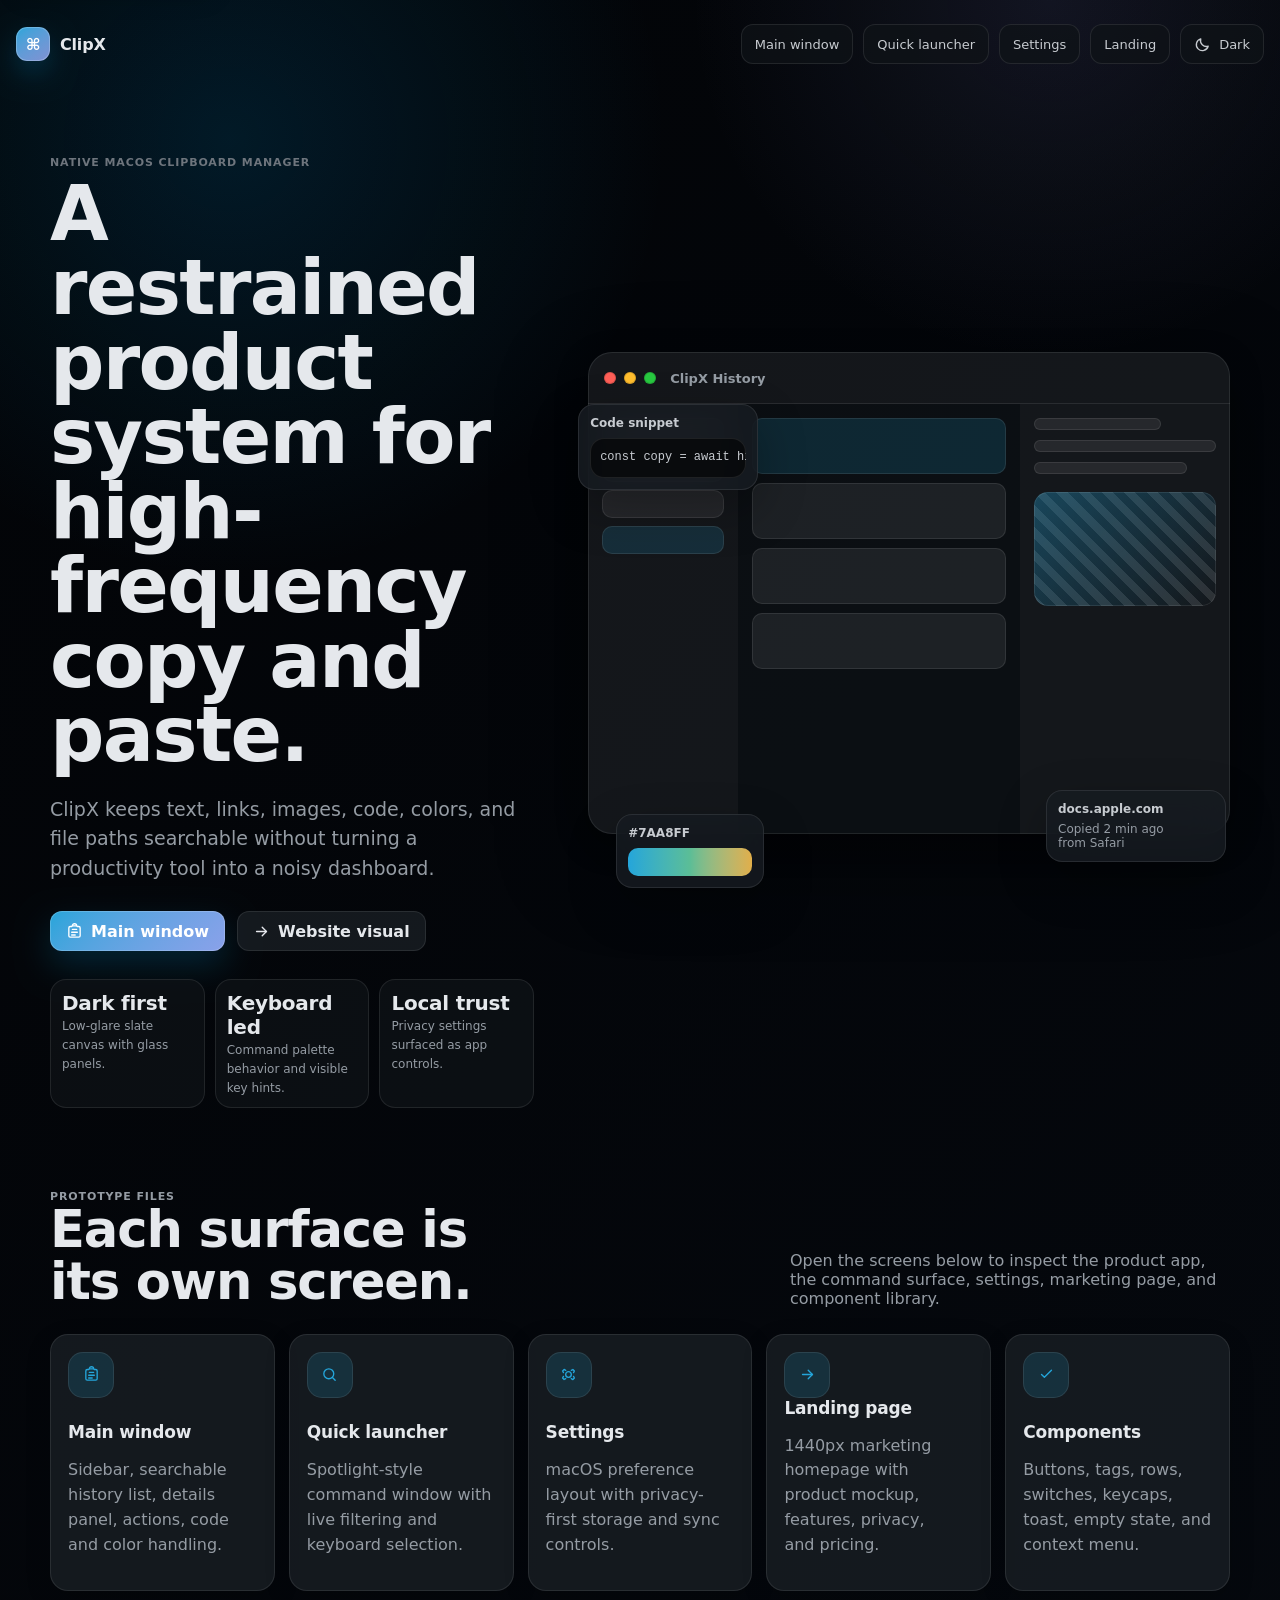
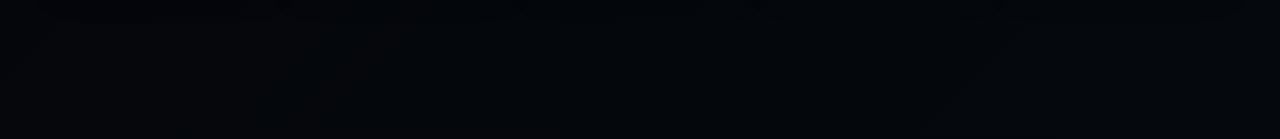
<file: 参考/macOS-剪切板管理软件设计/index.html>
<!doctype html>
<html lang="en" data-theme="dark">
<head>
  <meta charset="utf-8">
  <meta name="viewport" content="width=device-width, initial-scale=1">
  <title>ClipX prototype overview</title>
  <link rel="stylesheet" href="css/clipx.css">
</head>
<body>
  <a class="skip-link" href="#main-content">Skip to main content</a>
  <div class="page">
    <header class="shell-topbar">
      <a class="brand" href="index.html" aria-label="ClipX home">
        <span class="mark">⌘</span>
        <span>ClipX</span>
      </a>
      <nav class="nav-actions" aria-label="Prototype navigation">
        <a class="nav-link" href="app-main.html">Main window</a>
        <a class="nav-link" href="quick-launcher.html">Quick launcher</a>
        <a class="nav-link" href="settings.html">Settings</a>
        <a class="nav-link" href="landing.html">Landing</a>
        <button class="theme-toggle" type="button" data-theme-toggle aria-label="Switch theme">
          <span data-theme-icon data-icon="moon"></span>
          <span data-theme-label>Dark</span>
        </button>
      </nav>
    </header>

    <main id="main-content">
      <section class="hero" style="min-height: 560px; padding-top: 64px;">
        <div>
          <p class="section-kicker" style="padding:0;">Native macOS clipboard manager</p>
          <h1 class="hero-title">A restrained product system for high-frequency copy and paste.</h1>
          <p class="hero-copy">
            ClipX keeps text, links, images, code, colors, and file paths searchable without turning a productivity tool into a noisy dashboard.
          </p>
          <div class="hero-actions">
            <a class="btn primary" href="app-main.html"><span data-icon="clipboard"></span>Main window</a>
            <a class="btn secondary" href="landing.html"><span data-icon="arrow"></span>Website visual</a>
          </div>
          <div class="hero-points">
            <div class="hero-point">
              <strong>Dark first</strong>
              <span>Low-glare slate canvas with glass panels.</span>
            </div>
            <div class="hero-point">
              <strong>Keyboard led</strong>
              <span>Command palette behavior and visible key hints.</span>
            </div>
            <div class="hero-point">
              <strong>Local trust</strong>
              <span>Privacy settings surfaced as app controls.</span>
            </div>
          </div>
        </div>

        <div class="hero-mockup" aria-label="ClipX product preview">
          <div class="product-mockup">
            <div class="mac-titlebar">
              <span class="traffic"><i></i><i></i><i></i></span>
              <span class="window-title">ClipX History</span>
            </div>
            <div class="mockup-body">
              <div class="mock-side">
                <div class="mock-pill"></div>
                <div class="mock-pill"></div>
                <div class="mock-pill"></div>
                <div class="mock-pill" style="background: var(--accent-soft);"></div>
              </div>
              <div class="mock-list">
                <div class="mock-row active"></div>
                <div class="mock-row"></div>
                <div class="mock-row"></div>
                <div class="mock-row"></div>
              </div>
              <div class="mock-detail">
                <div class="mock-line" style="width:70%;"></div>
                <div class="mock-line"></div>
                <div class="mock-line" style="width:84%;"></div>
                <div class="image-thumb" style="margin-top:18px;"></div>
              </div>
            </div>
          </div>
          <div class="floating-card code">
            <strong>Code snippet</strong>
            <pre class="code-block" style="margin-top:8px; padding:10px;">const copy = await history.latest()</pre>
          </div>
          <div class="floating-card color">
            <strong>#7AA8FF</strong>
            <div class="color-strip"></div>
          </div>
          <div class="floating-card link">
            <strong>docs.apple.com</strong>
            <p class="muted" style="margin:6px 0 0;">Copied 2 min ago from Safari</p>
          </div>
        </div>
      </section>

      <section class="section-band" style="padding-top: 18px;">
        <div class="section-head">
          <div>
            <p class="section-kicker" style="padding:0;">Prototype files</p>
            <h2>Each surface is its own screen.</h2>
          </div>
          <p>Open the screens below to inspect the product app, the command surface, settings, marketing page, and component library.</p>
        </div>
        <div class="screen-grid">
          <a class="screen-card" href="app-main.html">
            <span class="card-icon"><span data-icon="clipboard"></span></span>
            <div>
              <h3>Main window</h3>
              <p>Sidebar, searchable history list, details panel, actions, code and color handling.</p>
            </div>
          </a>
          <a class="screen-card" href="quick-launcher.html">
            <span class="card-icon"><span data-icon="search"></span></span>
            <div>
              <h3>Quick launcher</h3>
              <p>Spotlight-style command window with live filtering and keyboard selection.</p>
            </div>
          </a>
          <a class="screen-card" href="settings.html">
            <span class="card-icon"><span data-icon="settings"></span></span>
            <div>
              <h3>Settings</h3>
              <p>macOS preference layout with privacy-first storage and sync controls.</p>
            </div>
          </a>
          <a class="screen-card" href="landing.html">
            <span class="card-icon"><span data-icon="arrow"></span></span>
            <div>
              <h3>Landing page</h3>
              <p>1440px marketing homepage with product mockup, features, privacy, and pricing.</p>
            </div>
          </a>
          <a class="screen-card" href="components.html">
            <span class="card-icon"><span data-icon="check"></span></span>
            <div>
              <h3>Components</h3>
              <p>Buttons, tags, rows, switches, keycaps, toast, empty state, and context menu.</p>
            </div>
          </a>
        </div>
      </section>
    </main>
  </div>
  <script src="js/clipx.js"></script>
</body>
</html>
</file>
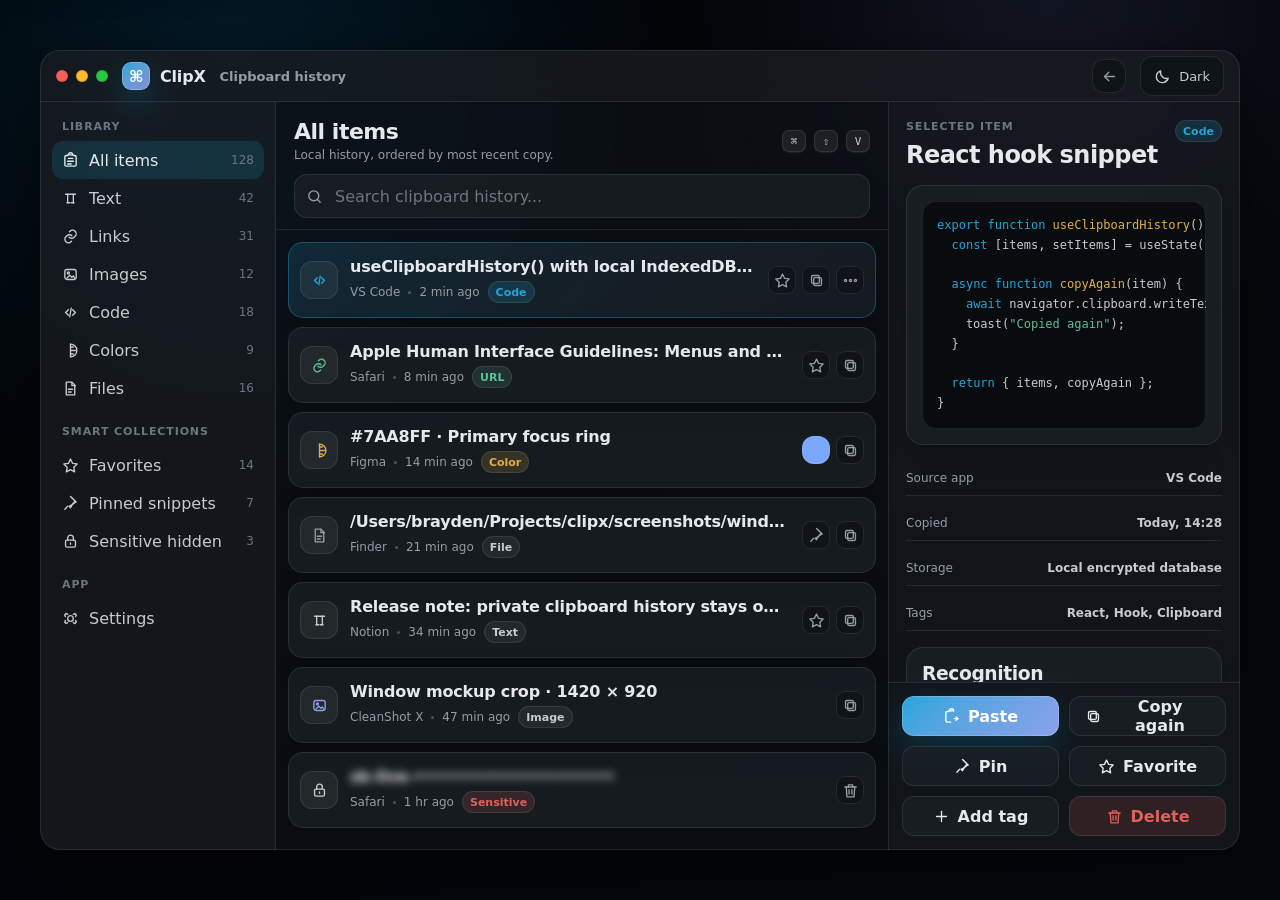
<file: 参考/macOS-剪切板管理软件设计/app-main.html>
<!doctype html>
<html lang="en" data-theme="dark">
<head>
  <meta charset="utf-8">
  <meta name="viewport" content="width=device-width, initial-scale=1">
  <title>ClipX main window</title>
  <link rel="stylesheet" href="css/clipx.css">
</head>
<body>
  <a class="skip-link" href="#main-content">Skip to main content</a>
  <main id="main-content" class="app-page">
    <section class="mac-window" aria-label="ClipX main app window">
      <div class="mac-titlebar">
        <span class="traffic" aria-hidden="true"><i></i><i></i><i></i></span>
        <span class="mini-brand"><span class="mark" style="width:28px;height:28px;border-radius:9px;">⌘</span>ClipX</span>
        <span class="window-title">Clipboard history</span>
        <span class="titlebar-spacer"></span>
        <a class="icon-btn" href="index.html" aria-label="Back to overview"><span data-icon="back"></span></a>
        <button class="theme-toggle" type="button" data-theme-toggle aria-label="Switch theme">
          <span data-theme-icon data-icon="moon"></span>
          <span data-theme-label>Dark</span>
        </button>
      </div>

      <div class="workspace">
        <aside class="sidebar" aria-label="Clipboard categories">
          <p class="sidebar-label">Library</p>
          <button class="sidebar-item active" type="button"><span data-icon="clipboard"></span>All items <span class="count">128</span></button>
          <button class="sidebar-item" type="button"><span data-icon="text"></span>Text <span class="count">42</span></button>
          <button class="sidebar-item" type="button"><span data-icon="link"></span>Links <span class="count">31</span></button>
          <button class="sidebar-item" type="button"><span data-icon="image"></span>Images <span class="count">12</span></button>
          <button class="sidebar-item" type="button"><span data-icon="code"></span>Code <span class="count">18</span></button>
          <button class="sidebar-item" type="button"><span data-icon="color"></span>Colors <span class="count">9</span></button>
          <button class="sidebar-item" type="button"><span data-icon="file"></span>Files <span class="count">16</span></button>

          <div class="sidebar-section">
            <p class="sidebar-label">Smart collections</p>
            <button class="sidebar-item" type="button"><span data-icon="star"></span>Favorites <span class="count">14</span></button>
            <button class="sidebar-item" type="button"><span data-icon="pin"></span>Pinned snippets <span class="count">7</span></button>
            <button class="sidebar-item" type="button"><span data-icon="lock"></span>Sensitive hidden <span class="count">3</span></button>
          </div>

          <div class="sidebar-section">
            <p class="sidebar-label">App</p>
            <a class="sidebar-item" href="settings.html"><span data-icon="settings"></span>Settings</a>
          </div>
        </aside>

        <section class="main-column" aria-label="Clipboard history list">
          <div class="history-header">
            <div class="header-line">
              <div>
                <h1 class="screen-title">All items</h1>
                <p class="muted small" style="margin:5px 0 0;">Local history, ordered by most recent copy.</p>
              </div>
              <div class="hint-cluster"><span class="keycap">⌘</span><span class="keycap">⇧</span><span class="keycap">V</span></div>
            </div>
            <label class="searchbar">
              <span data-icon="search"></span>
              <input class="search-input" data-filter-input="clipboard" type="search" placeholder="Search clipboard history..." aria-label="Search clipboard history">
            </label>
          </div>

          <div class="history-list" role="list" aria-label="Clipboard items">
            <div class="clipboard-row is-selected" role="button" tabindex="0" data-row data-filter-item="clipboard" data-search="react hook clipboard code vs code useclipboard command palette">
              <span class="type-icon code"><span data-icon="code"></span></span>
              <span class="row-copy">
                <span class="row-title">useClipboardHistory() with local IndexedDB adapter</span>
                <span class="row-meta">VS Code <span class="dot"></span> 2 min ago <span class="tag accent">Code</span></span>
              </span>
              <span class="row-actions">
                <button class="icon-btn small" type="button" data-action="favorite" aria-label="Favorite item"><span data-icon="star"></span></button>
                <button class="icon-btn small" type="button" data-action="copy" data-copy="useClipboardHistory" aria-label="Copy again"><span data-icon="copy"></span></button>
                <span class="context-wrap">
                  <button class="icon-btn small" type="button" data-action="menu" aria-label="More actions"><span data-icon="more"></span></button>
                  <span class="context-menu" hidden>
                    <button class="menu-item" type="button" data-action="pin"><span data-icon="pin"></span>Pin item</button>
                    <button class="menu-item" type="button" data-action="copy"><span data-icon="copy"></span>Copy again</button>
                    <button class="menu-item" type="button" data-action="delete"><span data-icon="trash"></span>Delete</button>
                  </span>
                </span>
              </span>
            </div>

            <div class="clipboard-row" role="button" tabindex="0" data-row data-filter-item="clipboard" data-search="apple developer human interface guidelines safari link">
              <span class="type-icon link"><span data-icon="link"></span></span>
              <span class="row-copy">
                <span class="row-title">Apple Human Interface Guidelines: Menus and shortcuts</span>
                <span class="row-meta">Safari <span class="dot"></span> 8 min ago <span class="tag mint">URL</span></span>
              </span>
              <span class="row-actions">
                <button class="icon-btn small" type="button" data-action="favorite" aria-label="Favorite item"><span data-icon="star"></span></button>
                <button class="icon-btn small" type="button" data-action="copy" data-copy="https://developer.apple.com/design/human-interface-guidelines/" aria-label="Copy again"><span data-icon="copy"></span></button>
              </span>
            </div>

            <div class="clipboard-row" role="button" tabindex="0" data-row data-filter-item="clipboard" data-search="figma design token accent color hex">
              <span class="type-icon color"><span data-icon="color"></span></span>
              <span class="row-copy">
                <span class="row-title">#7AA8FF · Primary focus ring</span>
                <span class="row-meta">Figma <span class="dot"></span> 14 min ago <span class="tag amber">Color</span></span>
              </span>
              <span class="row-actions">
                <span class="color-chip" style="width:28px;height:28px;background:#7AA8FF;"></span>
                <button class="icon-btn small" type="button" data-action="copy" data-copy="#7AA8FF" aria-label="Copy color value"><span data-icon="copy"></span></button>
              </span>
            </div>

            <div class="clipboard-row" role="button" tabindex="0" data-row data-filter-item="clipboard" data-search="finder file path screenshots directory">
              <span class="type-icon file"><span data-icon="file"></span></span>
              <span class="row-copy">
                <span class="row-title">/Users/brayden/Projects/clipx/screenshots/window-dark.png</span>
                <span class="row-meta">Finder <span class="dot"></span> 21 min ago <span class="tag">File</span></span>
              </span>
              <span class="row-actions">
                <button class="icon-btn small" type="button" data-action="pin" aria-label="Pin item"><span data-icon="pin"></span></button>
                <button class="icon-btn small" type="button" data-action="copy" data-copy="/Users/brayden/Projects/clipx/screenshots/window-dark.png" aria-label="Copy path"><span data-icon="copy"></span></button>
              </span>
            </div>

            <div class="clipboard-row" role="button" tabindex="0" data-row data-filter-item="clipboard" data-search="notion release notes private clipboard text">
              <span class="type-icon text"><span data-icon="text"></span></span>
              <span class="row-copy">
                <span class="row-title">Release note: private clipboard history stays on this Mac by default.</span>
                <span class="row-meta">Notion <span class="dot"></span> 34 min ago <span class="tag">Text</span></span>
              </span>
              <span class="row-actions">
                <button class="icon-btn small" type="button" data-action="favorite" aria-label="Favorite item"><span data-icon="star"></span></button>
                <button class="icon-btn small" type="button" data-action="copy" aria-label="Copy again"><span data-icon="copy"></span></button>
              </span>
            </div>

            <div class="clipboard-row" role="button" tabindex="0" data-row data-filter-item="clipboard" data-search="image thumbnail presentation paste">
              <span class="type-icon image"><span data-icon="image"></span></span>
              <span class="row-copy">
                <span class="row-title">Window mockup crop · 1420 × 920</span>
                <span class="row-meta">CleanShot X <span class="dot"></span> 47 min ago <span class="tag">Image</span></span>
              </span>
              <span class="row-actions">
                <button class="icon-btn small" type="button" data-action="copy" aria-label="Copy image again"><span data-icon="copy"></span></button>
              </span>
            </div>

            <div class="clipboard-row" role="button" tabindex="0" data-row data-filter-item="clipboard" data-search="password sensitive hidden safari private">
              <span class="type-icon"><span data-icon="lock"></span></span>
              <span class="row-copy">
                <span class="row-title sensitive">sk-live-••••••••••••••••••••</span>
                <span class="row-meta">Safari <span class="dot"></span> 1 hr ago <span class="tag danger">Sensitive</span></span>
              </span>
              <span class="row-actions">
                <button class="icon-btn small" type="button" data-action="delete" aria-label="Delete sensitive item"><span data-icon="trash"></span></button>
              </span>
            </div>

            <div class="empty-state" data-empty-for="clipboard" hidden>
              <div>
                <span class="type-icon" style="margin:0 auto 12px;"><span data-icon="search"></span></span>
                <p style="margin:0;font-weight:650;color:var(--fg-soft);">No matching clipboard items</p>
                <p style="margin:4px 0 0;">Try searching by app, type, tag, or copied text.</p>
              </div>
            </div>
          </div>
        </section>

        <aside class="detail-panel" aria-label="Selected clipboard item preview">
          <div class="detail-scroll">
            <div class="detail-title">
              <div>
                <p class="section-kicker" style="padding:0;">Selected item</p>
                <h2 style="font-size:24px;">React hook snippet</h2>
              </div>
              <span class="tag accent">Code</span>
            </div>

            <div class="preview-card">
              <pre class="code-block"><span class="kw">export function</span> <span class="fn">useClipboardHistory</span>() {
  <span class="kw">const</span> [items, setItems] = useState([]);

  <span class="kw">async function</span> <span class="fn">copyAgain</span>(item) {
    <span class="kw">await</span> navigator.clipboard.writeText(item.text);
    toast(<span class="str">"Copied again"</span>);
  }

  <span class="kw">return</span> { items, copyAgain };
}</pre>
            </div>

            <div class="detail-grid">
              <div class="meta-pair"><span>Source app</span><strong>VS Code</strong></div>
              <div class="meta-pair"><span>Copied</span><strong>Today, 14:28</strong></div>
              <div class="meta-pair"><span>Storage</span><strong>Local encrypted database</strong></div>
              <div class="meta-pair"><span>Tags</span><strong>React, Hook, Clipboard</strong></div>
            </div>

            <div class="preview-card" style="margin-top:16px;">
              <h3 style="margin:0 0 8px;">Recognition</h3>
              <p class="muted" style="margin:0;">ClipX detected JavaScript syntax, preserved indentation, and excluded no sensitive fields for this item.</p>
            </div>
          </div>

          <div class="detail-actions">
            <button class="btn primary" type="button" data-action="paste"><span data-icon="paste"></span>Paste</button>
            <button class="btn secondary" type="button" data-action="copy"><span data-icon="copy"></span>Copy again</button>
            <button class="btn secondary" type="button" data-action="pin"><span data-icon="pin"></span>Pin</button>
            <button class="btn secondary" type="button" data-action="favorite"><span data-icon="star"></span>Favorite</button>
            <button class="btn secondary" type="button"><span data-icon="plus"></span>Add tag</button>
            <button class="btn danger" type="button" data-action="delete"><span data-icon="trash"></span>Delete</button>
          </div>
        </aside>
      </div>
    </section>
  </main>
  <script src="js/clipx.js"></script>
</body>
</html>
</file>
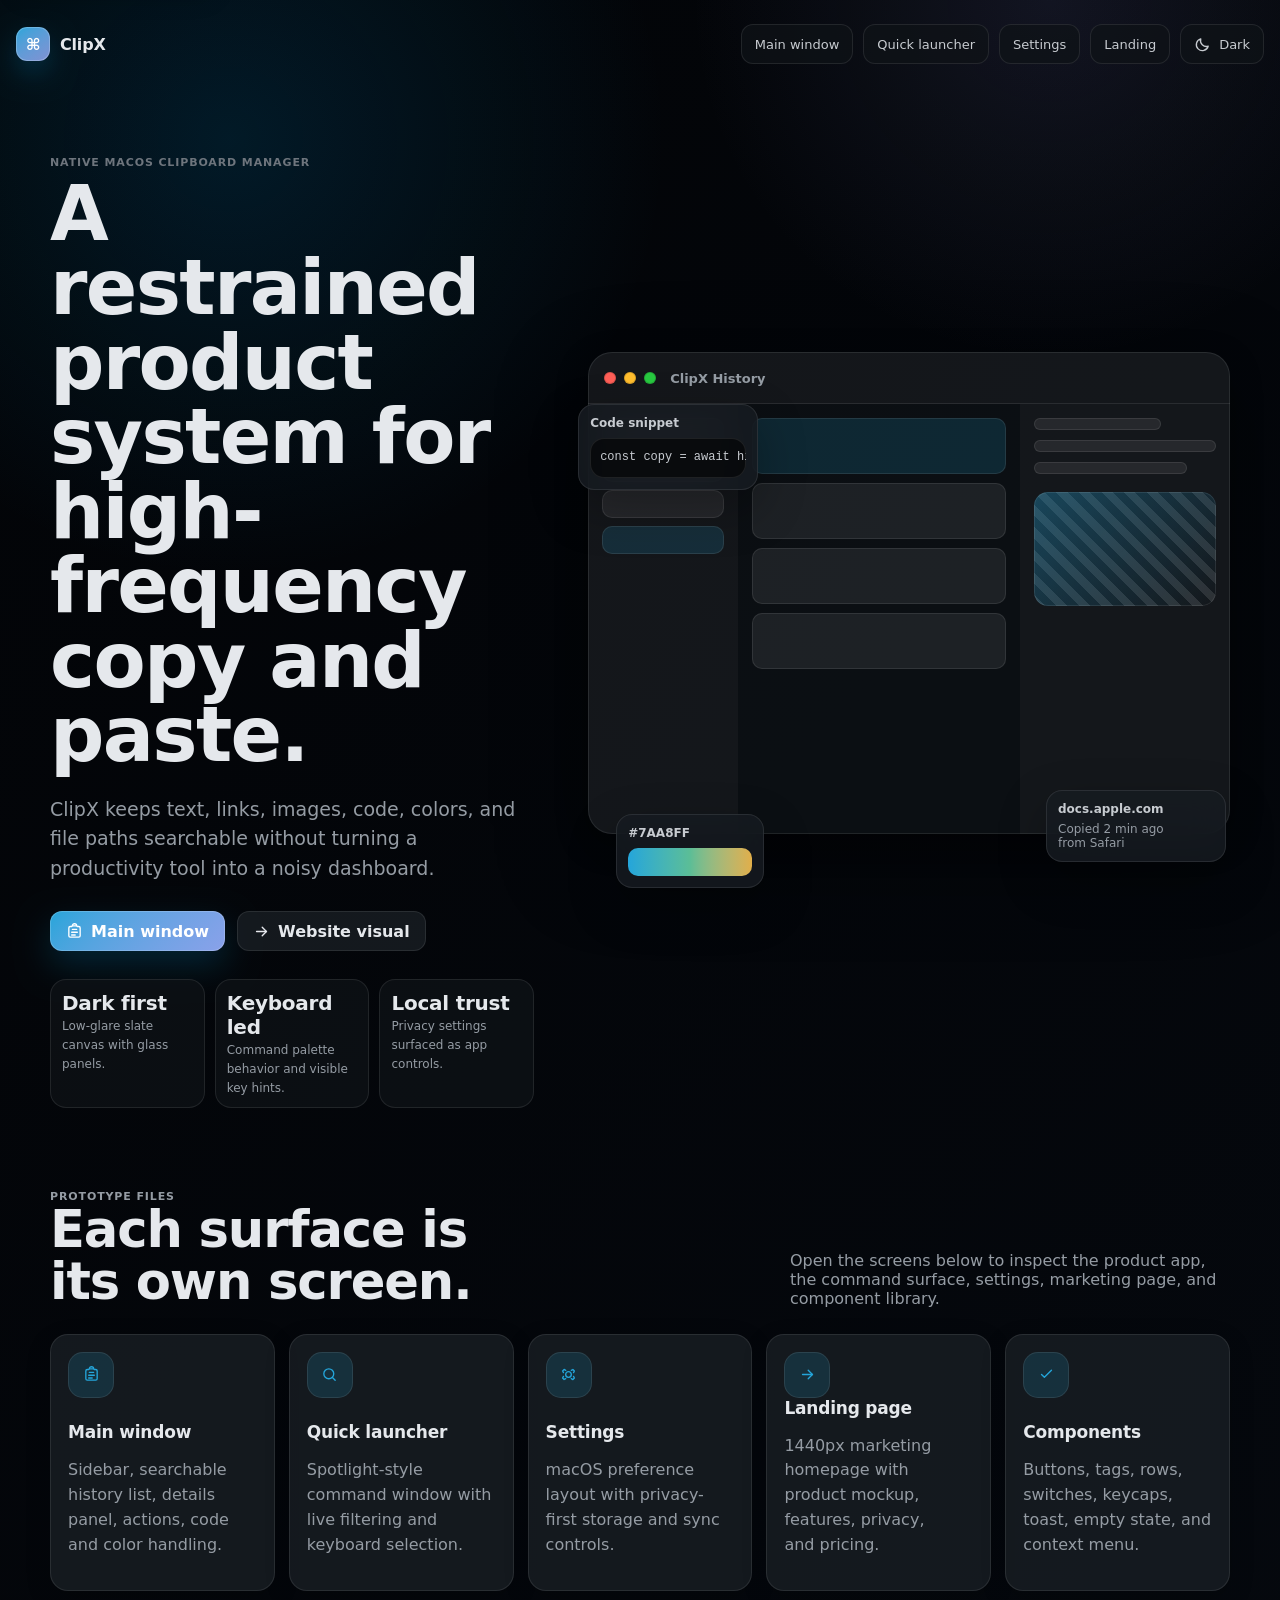
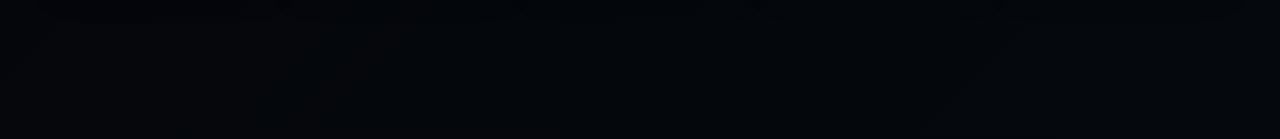
<file: 参考/macOS-剪切板管理软件设计/clipx-prototype-overview.html>
<!doctype html>
<html lang="en" data-theme="dark">
<head>
  <meta charset="utf-8">
  <meta name="viewport" content="width=device-width, initial-scale=1">
  <title>ClipX prototype overview</title>
  <link rel="stylesheet" href="css/clipx.css">
</head>
<body>
  <a class="skip-link" href="#main-content">Skip to main content</a>
  <div class="page">
    <header class="shell-topbar">
      <a class="brand" href="index.html" aria-label="ClipX home">
        <span class="mark">⌘</span>
        <span>ClipX</span>
      </a>
      <nav class="nav-actions" aria-label="Prototype navigation">
        <a class="nav-link" href="app-main.html">Main window</a>
        <a class="nav-link" href="quick-launcher.html">Quick launcher</a>
        <a class="nav-link" href="settings.html">Settings</a>
        <a class="nav-link" href="landing.html">Landing</a>
        <button class="theme-toggle" type="button" data-theme-toggle aria-label="Switch theme">
          <span data-theme-icon data-icon="moon"></span>
          <span data-theme-label>Dark</span>
        </button>
      </nav>
    </header>

    <main id="main-content">
      <section class="hero" style="min-height: 560px; padding-top: 64px;">
        <div>
          <p class="section-kicker" style="padding:0;">Native macOS clipboard manager</p>
          <h1 class="hero-title">A restrained product system for high-frequency copy and paste.</h1>
          <p class="hero-copy">
            ClipX keeps text, links, images, code, colors, and file paths searchable without turning a productivity tool into a noisy dashboard.
          </p>
          <div class="hero-actions">
            <a class="btn primary" href="app-main.html"><span data-icon="clipboard"></span>Main window</a>
            <a class="btn secondary" href="landing.html"><span data-icon="arrow"></span>Website visual</a>
          </div>
          <div class="hero-points">
            <div class="hero-point">
              <strong>Dark first</strong>
              <span>Low-glare slate canvas with glass panels.</span>
            </div>
            <div class="hero-point">
              <strong>Keyboard led</strong>
              <span>Command palette behavior and visible key hints.</span>
            </div>
            <div class="hero-point">
              <strong>Local trust</strong>
              <span>Privacy settings surfaced as app controls.</span>
            </div>
          </div>
        </div>

        <div class="hero-mockup" aria-label="ClipX product preview">
          <div class="product-mockup">
            <div class="mac-titlebar">
              <span class="traffic"><i></i><i></i><i></i></span>
              <span class="window-title">ClipX History</span>
            </div>
            <div class="mockup-body">
              <div class="mock-side">
                <div class="mock-pill"></div>
                <div class="mock-pill"></div>
                <div class="mock-pill"></div>
                <div class="mock-pill" style="background: var(--accent-soft);"></div>
              </div>
              <div class="mock-list">
                <div class="mock-row active"></div>
                <div class="mock-row"></div>
                <div class="mock-row"></div>
                <div class="mock-row"></div>
              </div>
              <div class="mock-detail">
                <div class="mock-line" style="width:70%;"></div>
                <div class="mock-line"></div>
                <div class="mock-line" style="width:84%;"></div>
                <div class="image-thumb" style="margin-top:18px;"></div>
              </div>
            </div>
          </div>
          <div class="floating-card code">
            <strong>Code snippet</strong>
            <pre class="code-block" style="margin-top:8px; padding:10px;">const copy = await history.latest()</pre>
          </div>
          <div class="floating-card color">
            <strong>#7AA8FF</strong>
            <div class="color-strip"></div>
          </div>
          <div class="floating-card link">
            <strong>docs.apple.com</strong>
            <p class="muted" style="margin:6px 0 0;">Copied 2 min ago from Safari</p>
          </div>
        </div>
      </section>

      <section class="section-band" style="padding-top: 18px;">
        <div class="section-head">
          <div>
            <p class="section-kicker" style="padding:0;">Prototype files</p>
            <h2>Each surface is its own screen.</h2>
          </div>
          <p>Open the screens below to inspect the product app, the command surface, settings, marketing page, and component library.</p>
        </div>
        <div class="screen-grid">
          <a class="screen-card" href="app-main.html">
            <span class="card-icon"><span data-icon="clipboard"></span></span>
            <div>
              <h3>Main window</h3>
              <p>Sidebar, searchable history list, details panel, actions, code and color handling.</p>
            </div>
          </a>
          <a class="screen-card" href="quick-launcher.html">
            <span class="card-icon"><span data-icon="search"></span></span>
            <div>
              <h3>Quick launcher</h3>
              <p>Spotlight-style command window with live filtering and keyboard selection.</p>
            </div>
          </a>
          <a class="screen-card" href="settings.html">
            <span class="card-icon"><span data-icon="settings"></span></span>
            <div>
              <h3>Settings</h3>
              <p>macOS preference layout with privacy-first storage and sync controls.</p>
            </div>
          </a>
          <a class="screen-card" href="landing.html">
            <span class="card-icon"><span data-icon="arrow"></span></span>
            <div>
              <h3>Landing page</h3>
              <p>1440px marketing homepage with product mockup, features, privacy, and pricing.</p>
            </div>
          </a>
          <a class="screen-card" href="components.html">
            <span class="card-icon"><span data-icon="check"></span></span>
            <div>
              <h3>Components</h3>
              <p>Buttons, tags, rows, switches, keycaps, toast, empty state, and context menu.</p>
            </div>
          </a>
        </div>
      </section>
    </main>
  </div>
  <script src="js/clipx.js"></script>
</body>
</html>
</file>
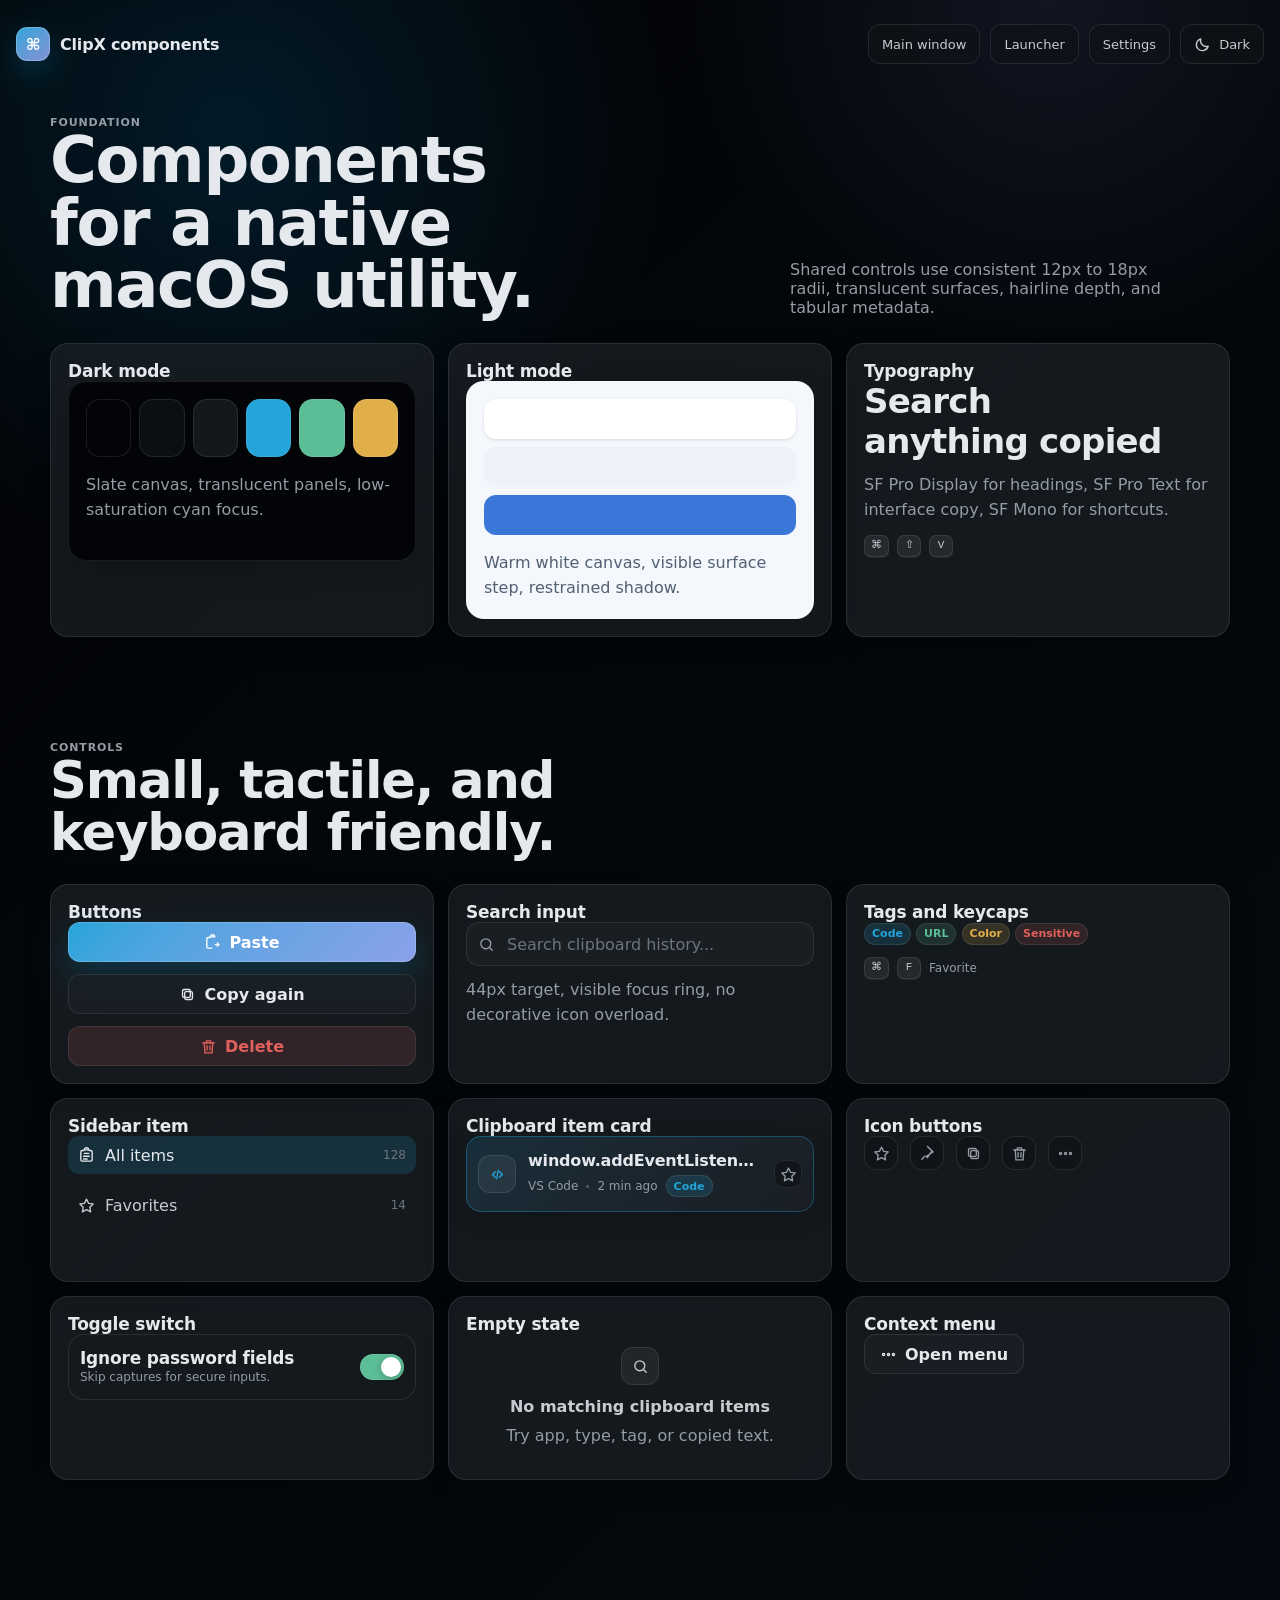
<file: 参考/macOS-剪切板管理软件设计/components.html>
<!doctype html>
<html lang="en" data-theme="dark">
<head>
  <meta charset="utf-8">
  <meta name="viewport" content="width=device-width, initial-scale=1">
  <title>ClipX component library</title>
  <link rel="stylesheet" href="css/clipx.css">
</head>
<body>
  <a class="skip-link" href="#main-content">Skip to main content</a>
  <div class="page">
    <header class="shell-topbar">
      <a class="brand" href="index.html" aria-label="ClipX home">
        <span class="mark">⌘</span>
        <span>ClipX components</span>
      </a>
      <nav class="nav-actions" aria-label="Component navigation">
        <a class="nav-link" href="app-main.html">Main window</a>
        <a class="nav-link" href="quick-launcher.html">Launcher</a>
        <a class="nav-link" href="settings.html">Settings</a>
        <button class="theme-toggle" type="button" data-theme-toggle aria-label="Switch theme">
          <span data-theme-icon data-icon="moon"></span>
          <span data-theme-label>Dark</span>
        </button>
      </nav>
    </header>

    <main id="main-content">
      <section class="section-band" style="padding-top:24px;">
        <div class="section-head">
          <div>
            <p class="section-kicker" style="padding:0;">Foundation</p>
            <h1 class="hero-title" style="font-size:clamp(42px,5vw,66px);">Components for a native macOS utility.</h1>
          </div>
          <p>Shared controls use consistent 12px to 18px radii, translucent surfaces, hairline depth, and tabular metadata.</p>
        </div>
        <div class="component-grid">
          <article class="component-card">
            <h3>Dark mode</h3>
            <div class="dark-swatch">
              <div class="swatches">
                <span class="swatch s-bg"></span>
                <span class="swatch s-surface"></span>
                <span class="swatch s-raised"></span>
                <span class="swatch s-accent"></span>
                <span class="swatch s-mint"></span>
                <span class="swatch s-amber"></span>
              </div>
              <p style="margin-bottom:0;">Slate canvas, translucent panels, low-saturation cyan focus.</p>
            </div>
          </article>
          <article class="component-card">
            <h3>Light mode</h3>
            <div class="light-swatch">
              <div style="display:grid;gap:8px;">
                <div style="height:40px;border-radius:12px;background:white;box-shadow:0 1px 3px rgba(0,0,0,.12);"></div>
                <div style="height:40px;border-radius:12px;background:#eef3fb;"></div>
                <div style="height:40px;border-radius:12px;background:#3b77d9;"></div>
              </div>
              <p style="margin-bottom:0;color:#526074;">Warm white canvas, visible surface step, restrained shadow.</p>
            </div>
          </article>
          <article class="component-card">
            <h3>Typography</h3>
            <div class="component-demo">
              <h2 style="margin:0;font-size:34px;">Search anything copied</h2>
              <p class="muted" style="margin:0;">SF Pro Display for headings, SF Pro Text for interface copy, SF Mono for shortcuts.</p>
              <span class="hint-cluster"><span class="keycap">⌘</span><span class="keycap">⇧</span><span class="keycap">V</span></span>
            </div>
          </article>
        </div>
      </section>

      <section class="section-band" style="padding-top:20px;">
        <div class="section-head">
          <div>
            <p class="section-kicker" style="padding:0;">Controls</p>
            <h2>Small, tactile, and keyboard friendly.</h2>
          </div>
        </div>
        <div class="component-grid">
          <article class="component-card">
            <h3>Buttons</h3>
            <div class="component-demo">
              <button class="btn primary" type="button" data-action="paste"><span data-icon="paste"></span>Paste</button>
              <button class="btn secondary" type="button" data-action="copy"><span data-icon="copy"></span>Copy again</button>
              <button class="btn danger" type="button" data-action="delete"><span data-icon="trash"></span>Delete</button>
            </div>
          </article>
          <article class="component-card">
            <h3>Search input</h3>
            <div class="component-demo">
              <label class="searchbar">
                <span data-icon="search"></span>
                <input class="search-input" type="search" placeholder="Search clipboard history..." aria-label="Search clipboard history">
              </label>
              <p class="muted" style="margin:0;">44px target, visible focus ring, no decorative icon overload.</p>
            </div>
          </article>
          <article class="component-card">
            <h3>Tags and keycaps</h3>
            <div class="component-demo">
              <div>
                <span class="tag accent">Code</span>
                <span class="tag mint">URL</span>
                <span class="tag amber">Color</span>
                <span class="tag danger">Sensitive</span>
              </div>
              <span class="hint-cluster"><span class="keycap">⌘</span><span class="keycap">F</span>Favorite</span>
            </div>
          </article>
          <article class="component-card">
            <h3>Sidebar item</h3>
            <div class="component-demo">
              <button class="sidebar-item active" type="button"><span data-icon="clipboard"></span>All items <span class="count">128</span></button>
              <button class="sidebar-item" type="button"><span data-icon="star"></span>Favorites <span class="count">14</span></button>
            </div>
          </article>
          <article class="component-card">
            <h3>Clipboard item card</h3>
            <div class="clipboard-row is-selected" role="button" tabindex="0" data-row data-search="component row sample">
              <span class="type-icon code"><span data-icon="code"></span></span>
              <span class="row-copy">
                <span class="row-title">window.addEventListener("paste", capture)</span>
                <span class="row-meta">VS Code <span class="dot"></span> 2 min ago <span class="tag accent">Code</span></span>
              </span>
              <span class="row-actions">
                <button class="icon-btn small" type="button" data-action="favorite" aria-label="Favorite item"><span data-icon="star"></span></button>
              </span>
            </div>
          </article>
          <article class="component-card">
            <h3>Icon buttons</h3>
            <div class="component-demo" style="grid-template-columns:repeat(5,34px);align-content:start;">
              <button class="icon-btn" type="button" aria-label="Favorite"><span data-icon="star"></span></button>
              <button class="icon-btn" type="button" aria-label="Pin"><span data-icon="pin"></span></button>
              <button class="icon-btn" type="button" aria-label="Copy"><span data-icon="copy"></span></button>
              <button class="icon-btn" type="button" aria-label="Delete"><span data-icon="trash"></span></button>
              <button class="icon-btn" type="button" aria-label="More"><span data-icon="more"></span></button>
            </div>
          </article>
          <article class="component-card">
            <h3>Toggle switch</h3>
            <div class="component-demo">
              <div class="settings-row" style="padding:12px;border-radius:16px;box-shadow:inset 0 0 0 1px var(--border);">
                <div>
                  <h3>Ignore password fields</h3>
                  <p>Skip captures for secure inputs.</p>
                </div>
                <button class="switch" type="button" aria-label="Toggle password field detection" aria-pressed="true"></button>
              </div>
            </div>
          </article>
          <article class="component-card">
            <h3>Empty state</h3>
            <div class="empty-state" style="min-height:128px;">
              <div>
                <span class="type-icon" style="margin:0 auto 10px;"><span data-icon="search"></span></span>
                <p style="margin:0;font-weight:650;color:var(--fg-soft);">No matching clipboard items</p>
                <p style="margin:4px 0 0;">Try app, type, tag, or copied text.</p>
              </div>
            </div>
          </article>
          <article class="component-card">
            <h3>Context menu</h3>
            <div class="component-demo">
              <span class="context-wrap" style="justify-self:start;">
                <button class="btn secondary" type="button" data-action="menu"><span data-icon="more"></span>Open menu</button>
                <span class="context-menu" hidden>
                  <button class="menu-item" type="button"><span data-icon="pin"></span>Pin item</button>
                  <button class="menu-item" type="button"><span data-icon="copy"></span>Copy again</button>
                  <button class="menu-item" type="button"><span data-icon="trash"></span>Delete</button>
                </span>
              </span>
            </div>
          </article>
        </div>
      </section>
    </main>
  </div>
  <script src="js/clipx.js"></script>
</body>
</html>
</file>
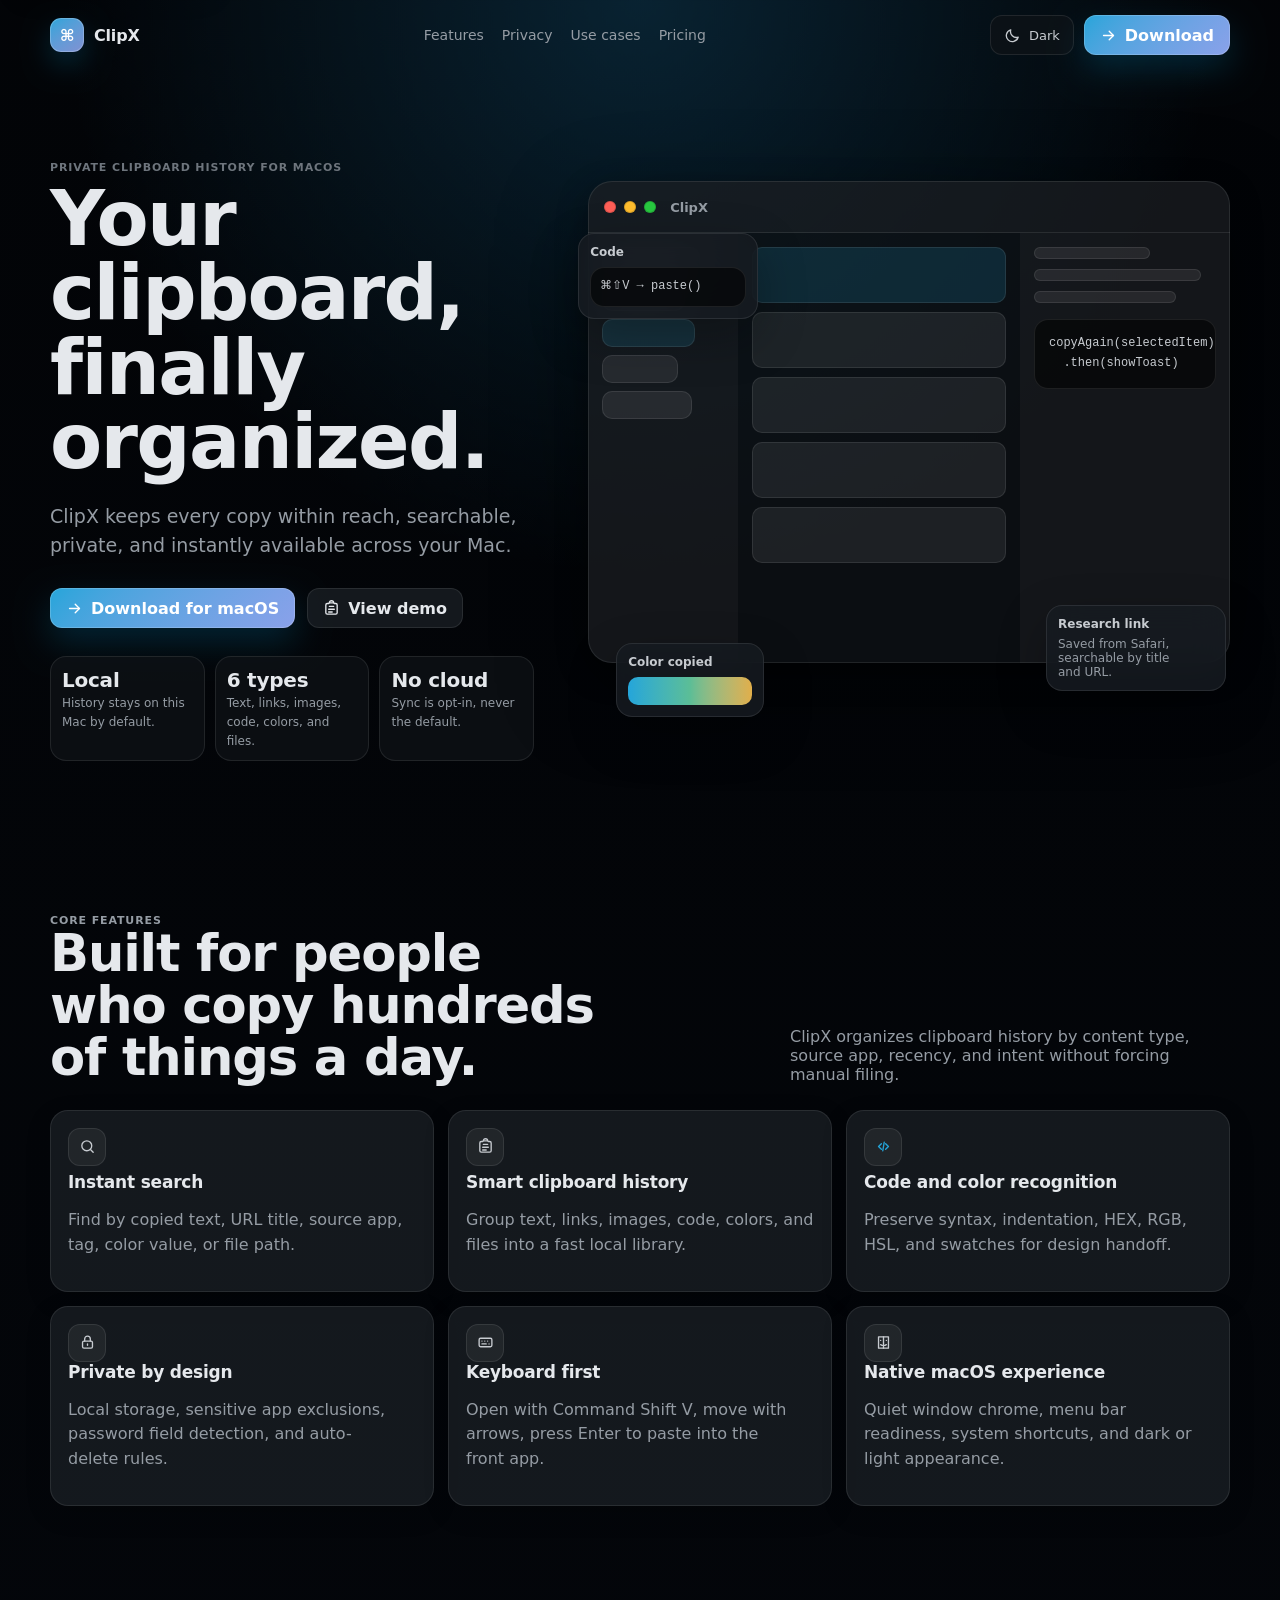
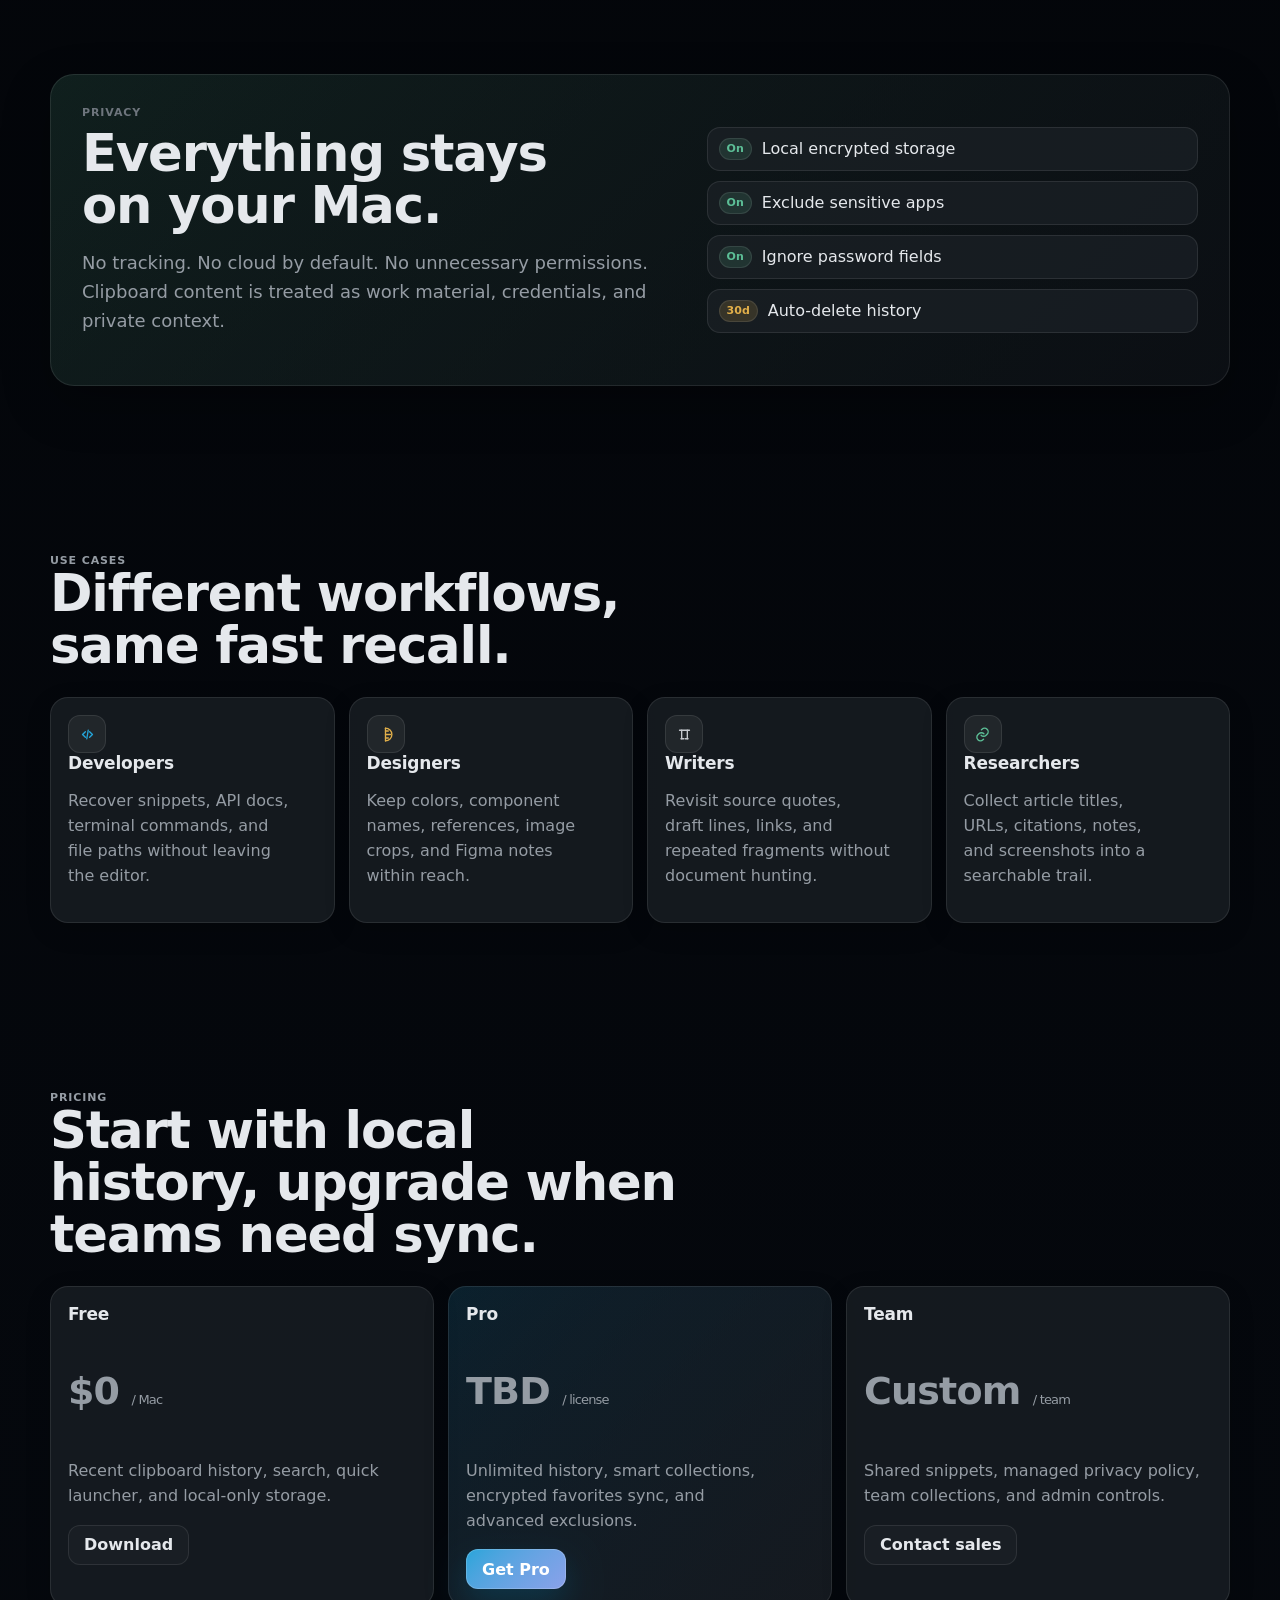
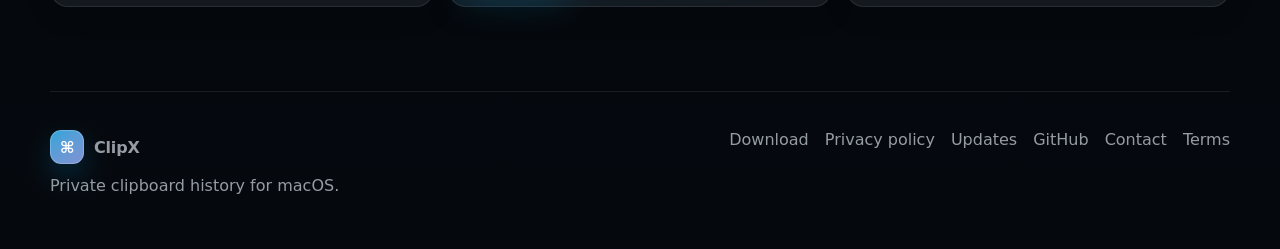
<file: 参考/macOS-剪切板管理软件设计/landing.html>
<!doctype html>
<html lang="en" data-theme="dark">
<head>
  <meta charset="utf-8">
  <meta name="viewport" content="width=device-width, initial-scale=1">
  <title>ClipX, your clipboard, finally organized</title>
  <link rel="stylesheet" href="css/clipx.css">
</head>
<body>
  <a class="skip-link" href="#main-content">Skip to main content</a>
  <div class="landing-page">
    <header class="landing-nav">
      <a class="brand" href="index.html" aria-label="ClipX home">
        <span class="mark">⌘</span>
        <span>ClipX</span>
      </a>
      <nav class="links" aria-label="Website sections">
        <a href="#features">Features</a>
        <a href="#privacy">Privacy</a>
        <a href="#use-cases">Use cases</a>
        <a href="#pricing">Pricing</a>
      </nav>
      <div class="nav-actions">
        <button class="theme-toggle" type="button" data-theme-toggle aria-label="Switch theme">
          <span data-theme-icon data-icon="moon"></span>
          <span data-theme-label>Dark</span>
        </button>
        <button class="btn primary" type="button" data-action="download"><span data-icon="arrow"></span>Download</button>
      </div>
    </header>

    <main id="main-content">
      <section class="hero">
        <div>
          <p class="section-kicker" style="padding:0;">Private clipboard history for macOS</p>
          <h1 class="hero-title">Your clipboard, finally organized.</h1>
          <p class="hero-copy">
            ClipX keeps every copy within reach, searchable, private, and instantly available across your Mac.
          </p>
          <div class="hero-actions">
            <button class="btn primary" type="button" data-action="download"><span data-icon="arrow"></span>Download for macOS</button>
            <a class="btn secondary" href="app-main.html"><span data-icon="clipboard"></span>View demo</a>
          </div>
          <div class="hero-points">
            <div class="hero-point">
              <strong>Local</strong>
              <span>History stays on this Mac by default.</span>
            </div>
            <div class="hero-point">
              <strong>6 types</strong>
              <span>Text, links, images, code, colors, and files.</span>
            </div>
            <div class="hero-point">
              <strong>No cloud</strong>
              <span>Sync is opt-in, never the default.</span>
            </div>
          </div>
        </div>

        <div class="hero-mockup">
          <div class="product-mockup" aria-label="ClipX app mockup">
            <div class="mac-titlebar">
              <span class="traffic" aria-hidden="true"><i></i><i></i><i></i></span>
              <span class="window-title">ClipX</span>
            </div>
            <div class="mockup-body">
              <div class="mock-side">
                <div class="mock-pill" style="width:80%;"></div>
                <div class="mock-pill" style="width:68%;"></div>
                <div class="mock-pill" style="width:76%;background:var(--accent-soft);"></div>
                <div class="mock-pill" style="width:62%;"></div>
                <div class="mock-pill" style="width:74%;"></div>
              </div>
              <div class="mock-list">
                <div class="mock-row active"></div>
                <div class="mock-row"></div>
                <div class="mock-row"></div>
                <div class="mock-row"></div>
                <div class="mock-row"></div>
              </div>
              <div class="mock-detail">
                <div class="mock-line" style="width:64%;"></div>
                <div class="mock-line" style="width:92%;"></div>
                <div class="mock-line" style="width:78%;"></div>
                <pre class="code-block" style="margin-top:16px;white-space:pre-wrap;">copyAgain(selectedItem)
  .then(showToast)</pre>
              </div>
            </div>
          </div>
          <div class="floating-card code">
            <strong>Code</strong>
            <pre class="code-block" style="margin-top:8px;padding:10px;">⌘⇧V → paste()</pre>
          </div>
          <div class="floating-card color">
            <strong>Color copied</strong>
            <div class="color-strip"></div>
          </div>
          <div class="floating-card link">
            <strong>Research link</strong>
            <p class="muted" style="margin:6px 0 0;">Saved from Safari, searchable by title and URL.</p>
          </div>
        </div>
      </section>

      <section class="section-band" id="features">
        <div class="section-head">
          <div>
            <p class="section-kicker" style="padding:0;">Core features</p>
            <h2>Built for people who copy hundreds of things a day.</h2>
          </div>
          <p>ClipX organizes clipboard history by content type, source app, recency, and intent without forcing manual filing.</p>
        </div>
        <div class="feature-grid">
          <article class="feature-row">
            <span class="type-icon"><span data-icon="search"></span></span>
            <div>
              <h3>Instant search</h3>
              <p>Find by copied text, URL title, source app, tag, color value, or file path.</p>
            </div>
          </article>
          <article class="feature-row">
            <span class="type-icon"><span data-icon="clipboard"></span></span>
            <div>
              <h3>Smart clipboard history</h3>
              <p>Group text, links, images, code, colors, and files into a fast local library.</p>
            </div>
          </article>
          <article class="feature-row">
            <span class="type-icon code"><span data-icon="code"></span></span>
            <div>
              <h3>Code and color recognition</h3>
              <p>Preserve syntax, indentation, HEX, RGB, HSL, and swatches for design handoff.</p>
            </div>
          </article>
          <article class="feature-row">
            <span class="type-icon"><span data-icon="lock"></span></span>
            <div>
              <h3>Private by design</h3>
              <p>Local storage, sensitive app exclusions, password field detection, and auto-delete rules.</p>
            </div>
          </article>
          <article class="feature-row">
            <span class="type-icon"><span data-icon="keyboard"></span></span>
            <div>
              <h3>Keyboard first</h3>
              <p>Open with Command Shift V, move with arrows, press Enter to paste into the front app.</p>
            </div>
          </article>
          <article class="feature-row">
            <span class="type-icon"><span data-icon="finder"></span></span>
            <div>
              <h3>Native macOS experience</h3>
              <p>Quiet window chrome, menu bar readiness, system shortcuts, and dark or light appearance.</p>
            </div>
          </article>
        </div>
      </section>

      <section class="section-band" id="privacy">
        <div class="privacy-panel">
          <div>
            <p class="section-kicker" style="padding:0;">Privacy</p>
            <h2 style="font-size:clamp(34px,4vw,56px);line-height:1.02;">Everything stays on your Mac.</h2>
            <p class="muted" style="font-size:18px;line-height:1.6;max-width:610px;">
              No tracking. No cloud by default. No unnecessary permissions. Clipboard content is treated as work material, credentials, and private context.
            </p>
          </div>
          <div class="privacy-list">
            <div class="privacy-item"><span class="tag mint">On</span>Local encrypted storage</div>
            <div class="privacy-item"><span class="tag mint">On</span>Exclude sensitive apps</div>
            <div class="privacy-item"><span class="tag mint">On</span>Ignore password fields</div>
            <div class="privacy-item"><span class="tag amber">30d</span>Auto-delete history</div>
          </div>
        </div>
      </section>

      <section class="section-band" id="use-cases">
        <div class="section-head">
          <div>
            <p class="section-kicker" style="padding:0;">Use cases</p>
            <h2>Different workflows, same fast recall.</h2>
          </div>
        </div>
        <div class="audience-grid">
          <article class="audience-card">
            <span class="type-icon code"><span data-icon="code"></span></span>
            <h3>Developers</h3>
            <p>Recover snippets, API docs, terminal commands, and file paths without leaving the editor.</p>
          </article>
          <article class="audience-card">
            <span class="type-icon color"><span data-icon="color"></span></span>
            <h3>Designers</h3>
            <p>Keep colors, component names, references, image crops, and Figma notes within reach.</p>
          </article>
          <article class="audience-card">
            <span class="type-icon text"><span data-icon="text"></span></span>
            <h3>Writers</h3>
            <p>Revisit source quotes, draft lines, links, and repeated fragments without document hunting.</p>
          </article>
          <article class="audience-card">
            <span class="type-icon link"><span data-icon="link"></span></span>
            <h3>Researchers</h3>
            <p>Collect article titles, URLs, citations, notes, and screenshots into a searchable trail.</p>
          </article>
        </div>
      </section>

      <section class="section-band" id="pricing">
        <div class="section-head">
          <div>
            <p class="section-kicker" style="padding:0;">Pricing</p>
            <h2>Start with local history, upgrade when teams need sync.</h2>
          </div>
        </div>
        <div class="pricing-grid">
          <article class="price-card">
            <h3>Free</h3>
            <p class="price">$0 <small>/ Mac</small></p>
            <p>Recent clipboard history, search, quick launcher, and local-only storage.</p>
            <button class="btn secondary" type="button" data-action="download">Download</button>
          </article>
          <article class="price-card" style="background:linear-gradient(135deg,var(--accent-soft),var(--raised));">
            <h3>Pro</h3>
            <p class="price">TBD <small>/ license</small></p>
            <p>Unlimited history, smart collections, encrypted favorites sync, and advanced exclusions.</p>
            <button class="btn primary" type="button" data-action="download">Get Pro</button>
          </article>
          <article class="price-card">
            <h3>Team</h3>
            <p class="price">Custom <small>/ team</small></p>
            <p>Shared snippets, managed privacy policy, team collections, and admin controls.</p>
            <button class="btn secondary" type="button" data-action="download">Contact sales</button>
          </article>
        </div>
      </section>
    </main>

    <footer class="footer">
      <div>
        <a class="brand" href="index.html"><span class="mark">⌘</span><span>ClipX</span></a>
        <p style="margin:12px 0 0;">Private clipboard history for macOS.</p>
      </div>
      <nav class="footer-links" aria-label="Footer">
        <a href="#" data-action="download">Download</a>
        <a href="#privacy">Privacy policy</a>
        <a href="#">Updates</a>
        <a href="#">GitHub</a>
        <a href="#">Contact</a>
        <a href="#">Terms</a>
      </nav>
    </footer>
  </div>
  <script src="js/clipx.js"></script>
</body>
</html>
</file>
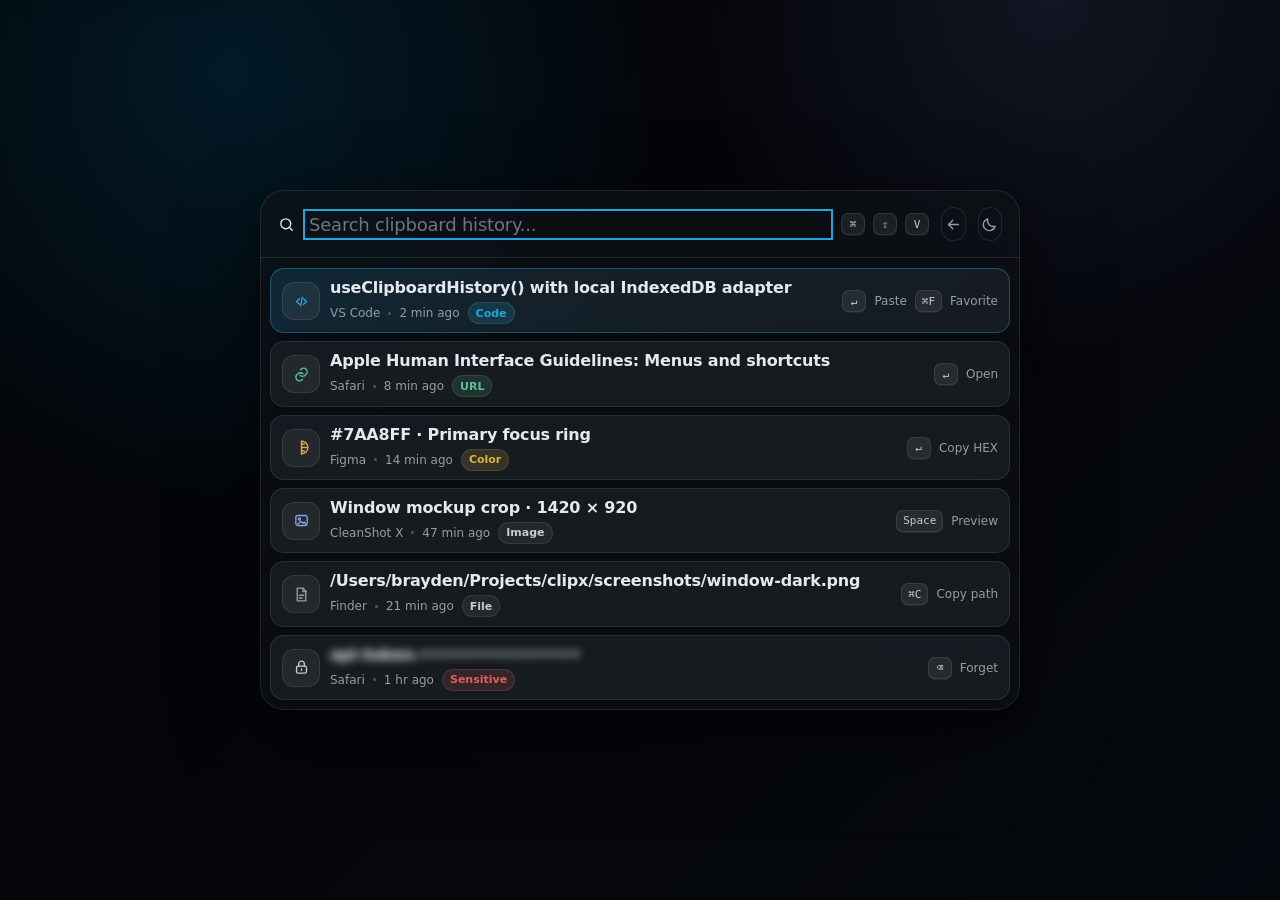
<file: 参考/macOS-剪切板管理软件设计/quick-launcher.html>
<!doctype html>
<html lang="en" data-theme="dark">
<head>
  <meta charset="utf-8">
  <meta name="viewport" content="width=device-width, initial-scale=1">
  <title>ClipX quick launcher</title>
  <link rel="stylesheet" href="css/clipx.css">
</head>
<body>
  <a class="skip-link" href="#main-content">Skip to main content</a>
  <main id="main-content" class="launcher-page">
    <section class="launcher-window" aria-label="ClipX quick launcher">
      <div class="launcher-search">
        <span data-icon="search"></span>
        <input class="search-input" data-launcher-input type="search" placeholder="Search clipboard history..." aria-label="Search clipboard history">
        <span class="hint-cluster" aria-label="Shortcut Command Shift V">
          <span class="keycap">⌘</span><span class="keycap">⇧</span><span class="keycap">V</span>
        </span>
        <a class="icon-btn" href="index.html" aria-label="Back to overview"><span data-icon="back"></span></a>
        <button class="icon-btn" type="button" data-theme-toggle aria-label="Switch theme"><span data-theme-icon data-icon="moon"></span></button>
      </div>

      <div class="result-list" data-launcher-list role="listbox" aria-label="Search results">
        <button class="result-row is-selected" type="button" data-row data-search="react hook snippet vs code clipboard history">
          <span class="type-icon code"><span data-icon="code"></span></span>
          <span class="row-copy">
            <span class="row-title">useClipboardHistory() with local IndexedDB adapter</span>
            <span class="row-meta">VS Code <span class="dot"></span> 2 min ago <span class="tag accent">Code</span></span>
          </span>
          <span class="hint-cluster"><span class="keycap">↵</span>Paste <span class="keycap">⌘F</span>Favorite</span>
        </button>

        <button class="result-row" type="button" data-row data-search="human interface guidelines safari link">
          <span class="type-icon link"><span data-icon="link"></span></span>
          <span class="row-copy">
            <span class="row-title">Apple Human Interface Guidelines: Menus and shortcuts</span>
            <span class="row-meta">Safari <span class="dot"></span> 8 min ago <span class="tag mint">URL</span></span>
          </span>
          <span class="hint-cluster"><span class="keycap">↵</span>Open</span>
        </button>

        <button class="result-row" type="button" data-row data-search="primary focus color figma hex">
          <span class="type-icon color"><span data-icon="color"></span></span>
          <span class="row-copy">
            <span class="row-title">#7AA8FF · Primary focus ring</span>
            <span class="row-meta">Figma <span class="dot"></span> 14 min ago <span class="tag amber">Color</span></span>
          </span>
          <span class="hint-cluster"><span class="keycap">↵</span>Copy HEX</span>
        </button>

        <button class="result-row" type="button" data-row data-search="image mockup cleanshot crop window">
          <span class="type-icon image"><span data-icon="image"></span></span>
          <span class="row-copy">
            <span class="row-title">Window mockup crop · 1420 × 920</span>
            <span class="row-meta">CleanShot X <span class="dot"></span> 47 min ago <span class="tag">Image</span></span>
          </span>
          <span class="hint-cluster"><span class="keycap">Space</span>Preview</span>
        </button>

        <button class="result-row" type="button" data-row data-search="file path screenshots finder">
          <span class="type-icon file"><span data-icon="file"></span></span>
          <span class="row-copy">
            <span class="row-title">/Users/brayden/Projects/clipx/screenshots/window-dark.png</span>
            <span class="row-meta">Finder <span class="dot"></span> 21 min ago <span class="tag">File</span></span>
          </span>
          <span class="hint-cluster"><span class="keycap">⌘C</span>Copy path</span>
        </button>

        <button class="result-row" type="button" data-row data-search="sensitive private password hidden">
          <span class="type-icon"><span data-icon="lock"></span></span>
          <span class="row-copy">
            <span class="row-title sensitive">api-token-••••••••••••••••</span>
            <span class="row-meta">Safari <span class="dot"></span> 1 hr ago <span class="tag danger">Sensitive</span></span>
          </span>
          <span class="hint-cluster"><span class="keycap">⌫</span>Forget</span>
        </button>
      </div>
    </section>
  </main>
  <script src="js/clipx.js"></script>
</body>
</html>
</file>
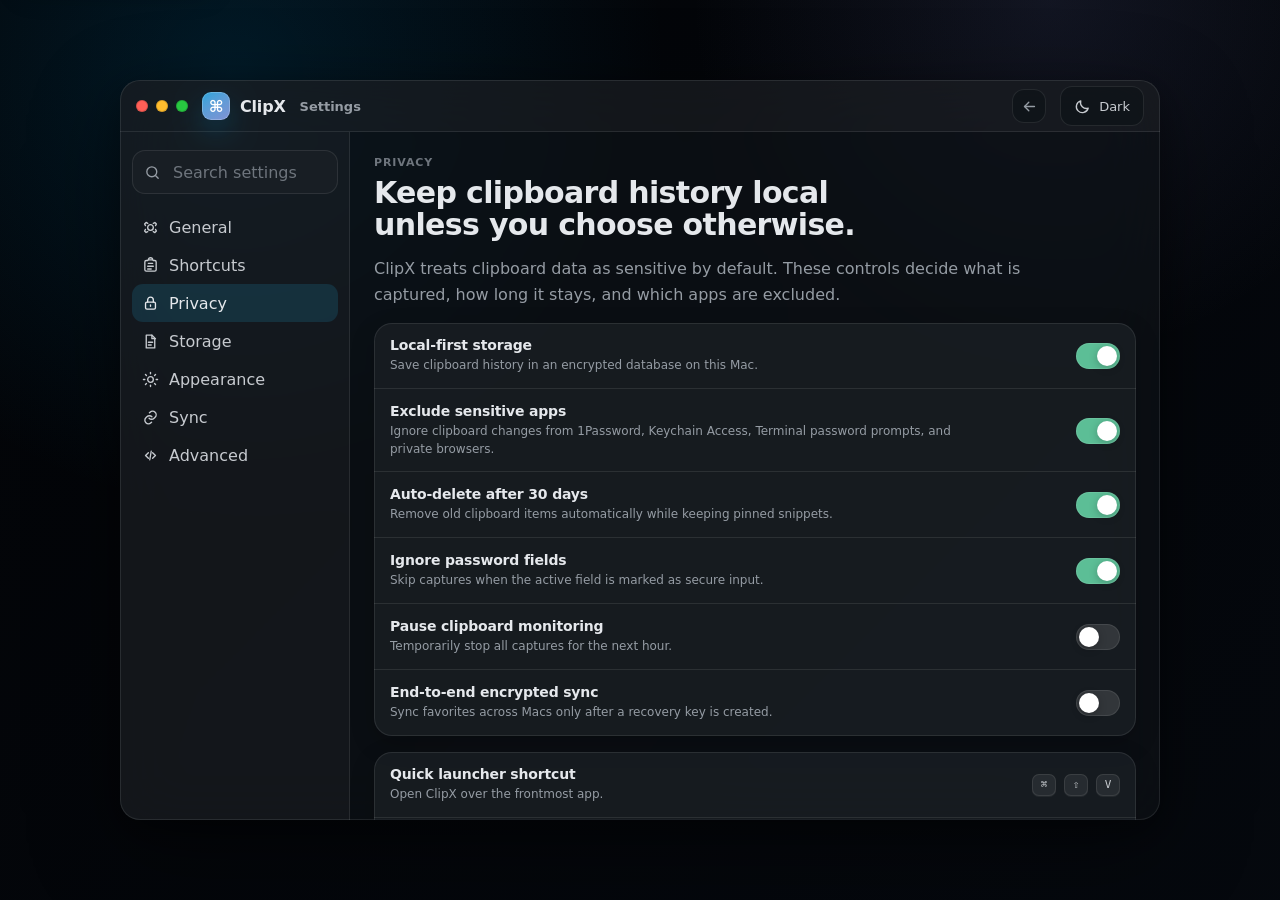
<file: 参考/macOS-剪切板管理软件设计/settings.html>
<!doctype html>
<html lang="en" data-theme="dark">
<head>
  <meta charset="utf-8">
  <meta name="viewport" content="width=device-width, initial-scale=1">
  <title>ClipX settings</title>
  <link rel="stylesheet" href="css/clipx.css">
</head>
<body>
  <a class="skip-link" href="#main-content">Skip to main content</a>
  <main id="main-content" class="app-page">
    <section class="mac-window settings-window" aria-label="ClipX settings window">
      <div class="mac-titlebar">
        <span class="traffic" aria-hidden="true"><i></i><i></i><i></i></span>
        <span class="mini-brand"><span class="mark" style="width:28px;height:28px;border-radius:9px;">⌘</span>ClipX</span>
        <span class="window-title">Settings</span>
        <span class="titlebar-spacer"></span>
        <a class="icon-btn" href="index.html" aria-label="Back to overview"><span data-icon="back"></span></a>
        <button class="theme-toggle" type="button" data-theme-toggle aria-label="Switch theme">
          <span data-theme-icon data-icon="moon"></span>
          <span data-theme-label>Dark</span>
        </button>
      </div>

      <div class="settings-layout">
        <aside class="sidebar" aria-label="Settings sections">
          <label class="searchbar" style="margin-bottom:14px;">
            <span data-icon="search"></span>
            <input class="settings-search" type="search" placeholder="Search settings" aria-label="Search settings">
          </label>
          <button class="sidebar-item" type="button"><span data-icon="settings"></span>General</button>
          <button class="sidebar-item" type="button"><span data-icon="clipboard"></span>Shortcuts</button>
          <button class="sidebar-item active" type="button"><span data-icon="lock"></span>Privacy</button>
          <button class="sidebar-item" type="button"><span data-icon="file"></span>Storage</button>
          <button class="sidebar-item" type="button"><span data-icon="sun"></span>Appearance</button>
          <button class="sidebar-item" type="button"><span data-icon="link"></span>Sync</button>
          <button class="sidebar-item" type="button"><span data-icon="code"></span>Advanced</button>
        </aside>

        <section class="settings-content" aria-label="Privacy settings">
          <p class="section-kicker" style="padding:0;">Privacy</p>
          <h1 class="screen-title" style="font-size:30px;">Keep clipboard history local unless you choose otherwise.</h1>
          <p class="muted" style="max-width:650px;line-height:1.6;">ClipX treats clipboard data as sensitive by default. These controls decide what is captured, how long it stays, and which apps are excluded.</p>

          <div class="settings-card" aria-label="Privacy controls">
            <div class="settings-row">
              <div>
                <h3>Local-first storage</h3>
                <p>Save clipboard history in an encrypted database on this Mac.</p>
              </div>
              <button class="switch" type="button" aria-label="Toggle local-first storage" aria-pressed="true"></button>
            </div>
            <div class="settings-row">
              <div>
                <h3>Exclude sensitive apps</h3>
                <p>Ignore clipboard changes from 1Password, Keychain Access, Terminal password prompts, and private browsers.</p>
              </div>
              <button class="switch" type="button" aria-label="Toggle sensitive app exclusions" aria-pressed="true"></button>
            </div>
            <div class="settings-row">
              <div>
                <h3>Auto-delete after 30 days</h3>
                <p>Remove old clipboard items automatically while keeping pinned snippets.</p>
              </div>
              <button class="switch" type="button" aria-label="Toggle auto delete" aria-pressed="true"></button>
            </div>
            <div class="settings-row">
              <div>
                <h3>Ignore password fields</h3>
                <p>Skip captures when the active field is marked as secure input.</p>
              </div>
              <button class="switch" type="button" aria-label="Toggle password field detection" aria-pressed="true"></button>
            </div>
            <div class="settings-row">
              <div>
                <h3>Pause clipboard monitoring</h3>
                <p>Temporarily stop all captures for the next hour.</p>
              </div>
              <button class="switch" type="button" aria-label="Toggle pause clipboard monitoring" aria-pressed="false"></button>
            </div>
            <div class="settings-row">
              <div>
                <h3>End-to-end encrypted sync</h3>
                <p>Sync favorites across Macs only after a recovery key is created.</p>
              </div>
              <button class="switch" type="button" aria-label="Toggle encrypted sync" aria-pressed="false"></button>
            </div>
          </div>

          <div class="settings-card" aria-label="Shortcut settings">
            <div class="settings-row">
              <div>
                <h3>Quick launcher shortcut</h3>
                <p>Open ClipX over the frontmost app.</p>
              </div>
              <span class="hint-cluster"><span class="keycap">⌘</span><span class="keycap">⇧</span><span class="keycap">V</span></span>
            </div>
            <div class="settings-row">
              <div>
                <h3>Paste selected item</h3>
                <p>Paste from the command surface without opening the main window.</p>
              </div>
              <span class="hint-cluster"><span class="keycap">↵</span></span>
            </div>
          </div>
        </section>
      </div>
    </section>
  </main>
  <script src="js/clipx.js"></script>
</body>
</html>
</file>
<file: 参考/macOS-剪切板管理软件设计/css/clipx.css>
:root,
:root[data-theme="dark"] {
  color-scheme: dark;
  --bg: oklch(10.5% 0.012 255);
  --bg-2: oklch(13.5% 0.014 255);
  --surface: oklch(18% 0.012 255 / 0.72);
  --surface-strong: oklch(22% 0.014 255 / 0.82);
  --raised: oklch(24% 0.014 255 / 0.72);
  --raised-strong: oklch(29% 0.015 255 / 0.76);
  --fg: oklch(93% 0.006 250);
  --fg-soft: oklch(84% 0.008 250);
  --muted: oklch(69% 0.014 250);
  --muted-2: oklch(56% 0.014 250);
  --border: oklch(100% 0 0 / 0.09);
  --border-strong: oklch(100% 0 0 / 0.16);
  --accent: oklch(68% 0.13 232);
  --accent-2: oklch(72% 0.11 270);
  --accent-soft: oklch(68% 0.13 232 / 0.16);
  --mint: oklch(73% 0.11 165);
  --mint-soft: oklch(73% 0.11 165 / 0.14);
  --amber: oklch(78% 0.13 82);
  --amber-soft: oklch(78% 0.13 82 / 0.16);
  --danger: oklch(65% 0.16 25);
  --danger-soft: oklch(65% 0.16 25 / 0.14);
  --code-bg: oklch(8% 0.01 255 / 0.62);
  --shadow-lg: 0 28px 90px rgba(0, 0, 0, 0.42), 0 10px 32px rgba(0, 0, 0, 0.28);
  --shadow-md: 0 18px 48px rgba(0, 0, 0, 0.28);
  --shadow-sm: 0 8px 24px rgba(0, 0, 0, 0.18);
}

:root[data-theme="light"] {
  color-scheme: light;
  --bg: oklch(97.5% 0.006 250);
  --bg-2: oklch(94.5% 0.008 250);
  --surface: oklch(100% 0.002 250 / 0.86);
  --surface-strong: oklch(99% 0.004 250 / 0.94);
  --raised: oklch(100% 0.002 250 / 0.96);
  --raised-strong: oklch(98% 0.006 250 / 0.98);
  --fg: oklch(19% 0.014 250);
  --fg-soft: oklch(29% 0.014 250);
  --muted: oklch(49% 0.014 250);
  --muted-2: oklch(61% 0.012 250);
  --border: oklch(82% 0.009 250 / 0.72);
  --border-strong: oklch(74% 0.01 250 / 0.82);
  --accent: oklch(56% 0.15 236);
  --accent-2: oklch(55% 0.14 270);
  --accent-soft: oklch(56% 0.15 236 / 0.12);
  --mint: oklch(54% 0.12 165);
  --mint-soft: oklch(54% 0.12 165 / 0.12);
  --amber: oklch(63% 0.14 76);
  --amber-soft: oklch(63% 0.14 76 / 0.14);
  --danger: oklch(55% 0.17 25);
  --danger-soft: oklch(55% 0.17 25 / 0.11);
  --code-bg: oklch(94% 0.008 250 / 0.88);
  --shadow-lg: 0 30px 80px rgba(39, 48, 68, 0.18), 0 8px 22px rgba(39, 48, 68, 0.10);
  --shadow-md: 0 18px 38px rgba(39, 48, 68, 0.13);
  --shadow-sm: 0 8px 20px rgba(39, 48, 68, 0.09);
}

* { box-sizing: border-box; }

html {
  min-height: 100%;
  background: var(--bg);
  -webkit-font-smoothing: antialiased;
  -moz-osx-font-smoothing: grayscale;
}

body {
  min-height: 100vh;
  margin: 0;
  color: var(--fg);
  font-family: -apple-system, BlinkMacSystemFont, "SF Pro Text", "Segoe UI", system-ui, sans-serif;
  background:
    radial-gradient(circle at 18% 8%, oklch(52% 0.12 238 / 0.20), transparent 34vw),
    radial-gradient(circle at 82% 0%, oklch(58% 0.10 278 / 0.14), transparent 28vw),
    linear-gradient(135deg, var(--bg), var(--bg-2));
  text-rendering: optimizeLegibility;
}

a { color: inherit; text-decoration: none; }
button, input, select, textarea { font: inherit; }
button { touch-action: manipulation; }

.skip-link {
  position: fixed;
  left: 18px;
  top: 12px;
  z-index: 1000;
  transform: translateY(-160%);
  padding: 10px 14px;
  border-radius: 12px;
  color: var(--fg);
  background: var(--raised);
  box-shadow: inset 0 0 0 1px var(--border), var(--shadow-sm);
  transition-property: transform, opacity;
  transition-duration: 160ms;
}

.skip-link:focus { transform: translateY(0); }

.page {
  width: min(1440px, calc(100% - 32px));
  margin: 0 auto;
  padding: 24px 0 64px;
}

.app-page {
  min-height: 100vh;
  display: grid;
  place-items: center;
  padding: 40px 20px;
}

.shell-topbar {
  display: flex;
  align-items: center;
  justify-content: space-between;
  gap: 18px;
  margin-bottom: 28px;
}

.brand,
.mini-brand {
  display: inline-flex;
  align-items: center;
  gap: 10px;
  font-weight: 700;
  letter-spacing: -0.012em;
}

.mark {
  width: 34px;
  height: 34px;
  display: grid;
  place-items: center;
  border-radius: 11px;
  color: white;
  background:
    linear-gradient(145deg, oklch(68% 0.13 232), oklch(67% 0.10 272)),
    var(--accent);
  box-shadow: inset 0 0 0 1px oklch(100% 0 0 / 0.22), 0 12px 26px oklch(58% 0.13 232 / 0.25);
}

.nav-actions {
  display: flex;
  align-items: center;
  gap: 10px;
  flex-wrap: wrap;
}

.nav-link,
.theme-toggle,
.btn,
.icon-btn,
.chip-button {
  min-height: 40px;
  display: inline-flex;
  align-items: center;
  justify-content: center;
  gap: 8px;
  border: 0;
  border-radius: 12px;
  color: var(--fg);
  background: var(--surface);
  box-shadow: inset 0 0 0 1px var(--border);
  cursor: pointer;
  transition-property: transform, opacity, background-color, box-shadow, color;
  transition-duration: 160ms;
  transition-timing-function: cubic-bezier(0.16, 1, 0.3, 1);
}

.nav-link,
.theme-toggle,
.chip-button { padding: 0 14px; font-size: 13px; color: var(--fg-soft); }

.btn { padding: 0 16px; font-weight: 650; }
.btn.primary { color: white; background: linear-gradient(135deg, var(--accent), var(--accent-2)); box-shadow: inset 0 0 0 1px oklch(100% 0 0 / 0.18), 0 14px 32px oklch(58% 0.13 232 / 0.24); }
.btn.secondary { background: var(--raised); }
.btn.ghost { background: transparent; color: var(--muted); }
.btn.danger { color: var(--danger); background: var(--danger-soft); }

.icon-btn {
  width: 34px;
  min-height: 34px;
  padding: 0;
  color: var(--muted);
}

.icon-btn.small {
  width: 28px;
  min-height: 28px;
  border-radius: 9px;
}

.nav-link:focus-visible,
.theme-toggle:focus-visible,
.btn:focus-visible,
.icon-btn:focus-visible,
.chip-button:focus-visible,
.clipboard-row:focus-visible,
.result-row:focus-visible,
.search-input:focus,
.settings-search:focus {
  outline: 2px solid var(--accent);
  outline-offset: 2px;
}

@media (hover: hover) {
  .nav-link:hover,
  .theme-toggle:hover,
  .btn:hover,
  .icon-btn:hover,
  .chip-button:hover {
    transform: translateY(-1px);
    background: var(--raised-strong);
  }
}

.nav-link:active,
.theme-toggle:active,
.btn:active,
.icon-btn:active,
.chip-button:active { transform: scale(0.96); }

.icon {
  width: 17px;
  height: 17px;
  display: inline-flex;
  flex: 0 0 auto;
}

.icon svg {
  width: 100%;
  height: 100%;
  display: block;
  stroke: currentColor;
}

.mac-window {
  width: min(1200px, 100%);
  height: min(800px, calc(100vh - 80px));
  min-height: 680px;
  overflow: hidden;
  border-radius: 20px;
  background: var(--surface);
  box-shadow: inset 0 0 0 1px var(--border), var(--shadow-lg);
  backdrop-filter: blur(28px) saturate(1.25);
  -webkit-backdrop-filter: blur(28px) saturate(1.25);
}

.mac-titlebar {
  height: 52px;
  display: flex;
  align-items: center;
  gap: 14px;
  padding: 0 16px;
  background: oklch(100% 0 0 / 0.035);
  box-shadow: inset 0 -1px 0 var(--border);
}

.traffic {
  display: inline-flex;
  gap: 8px;
  flex: 0 0 auto;
}

.traffic i {
  width: 12px;
  height: 12px;
  border-radius: 50%;
  display: block;
  box-shadow: inset 0 0 0 1px oklch(0% 0 0 / 0.15);
}

.traffic i:nth-child(1) { background: #ff5f57; }
.traffic i:nth-child(2) { background: #ffbd2e; }
.traffic i:nth-child(3) { background: #28c840; }

.titlebar-spacer { flex: 1; }

.window-title {
  min-width: 0;
  color: var(--muted);
  font-size: 13px;
  font-weight: 600;
}

.workspace {
  height: calc(100% - 52px);
  display: grid;
  grid-template-columns: 236px minmax(380px, 1fr) 352px;
}

.sidebar {
  padding: 18px 12px;
  background: oklch(100% 0 0 / 0.035);
  box-shadow: inset -1px 0 0 var(--border);
  overflow: auto;
}

.sidebar-section {
  margin-top: 18px;
}

.sidebar-label,
.section-kicker {
  margin: 0 0 8px;
  padding: 0 10px;
  color: var(--muted-2);
  font-size: 11px;
  font-weight: 700;
  letter-spacing: 0.08em;
  text-transform: uppercase;
}

.sidebar-item {
  width: 100%;
  min-height: 38px;
  border: 0;
  border-radius: 11px;
  display: flex;
  align-items: center;
  gap: 10px;
  padding: 0 10px;
  color: var(--fg-soft);
  background: transparent;
  text-align: left;
  cursor: pointer;
  transition-property: transform, background-color, color;
  transition-duration: 140ms;
}

.sidebar-item .count {
  margin-left: auto;
  color: var(--muted-2);
  font-size: 12px;
  font-variant-numeric: tabular-nums;
}

.sidebar-item.active {
  color: var(--fg);
  background: var(--accent-soft);
}

@media (hover: hover) {
  .sidebar-item:hover { background: oklch(100% 0 0 / 0.055); }
}

.main-column,
.detail-panel {
  min-width: 0;
  overflow: hidden;
}

.main-column {
  display: flex;
  flex-direction: column;
}

.history-header {
  padding: 18px 18px 12px;
  display: grid;
  gap: 12px;
  box-shadow: inset 0 -1px 0 var(--border);
}

.header-line {
  display: flex;
  justify-content: space-between;
  gap: 14px;
  align-items: center;
}

h1,
h2,
h3,
.hero-title,
.screen-title {
  margin: 0;
  font-family: -apple-system, BlinkMacSystemFont, "SF Pro Display", "SF Pro Text", system-ui, sans-serif;
  letter-spacing: -0.022em;
  text-wrap: balance;
}

p { text-wrap: pretty; }

.screen-title { font-size: 22px; line-height: 1.05; }
.muted { color: var(--muted); }
.small { font-size: 12px; }

.searchbar {
  min-height: 44px;
  display: flex;
  align-items: center;
  gap: 10px;
  padding: 0 12px;
  border-radius: 13px;
  color: var(--muted);
  background: var(--raised);
  box-shadow: inset 0 0 0 1px var(--border);
}

.search-input,
.settings-search {
  width: 100%;
  border: 0;
  color: var(--fg);
  background: transparent;
  outline: 0;
}

.search-input::placeholder,
.settings-search::placeholder { color: var(--muted-2); }

.history-list {
  flex: 1;
  display: grid;
  align-content: start;
  gap: 9px;
  padding: 12px;
  overflow: auto;
}

.clipboard-row,
.result-row,
.component-card,
.screen-card,
.price-card,
.feature-row,
.settings-card,
.settings-row,
.audience-card {
  background: var(--raised);
  box-shadow: inset 0 0 0 1px var(--border), var(--shadow-sm);
}

.clipboard-row {
  position: relative;
  min-height: 76px;
  border: 0;
  border-radius: 15px;
  display: grid;
  grid-template-columns: 38px 1fr auto;
  align-items: center;
  gap: 12px;
  padding: 12px;
  color: var(--fg);
  text-align: left;
  cursor: pointer;
  transition-property: transform, opacity, background-color, box-shadow;
  transition-duration: 170ms;
  transition-timing-function: cubic-bezier(0.16, 1, 0.3, 1);
}

.clipboard-row.is-selected {
  background: linear-gradient(135deg, var(--accent-soft), var(--raised));
  box-shadow: inset 0 0 0 1px oklch(68% 0.13 232 / 0.35), var(--shadow-sm);
}

.clipboard-row.is-removing,
.result-row.is-removing {
  opacity: 0;
  transform: translateX(16px);
}

@media (hover: hover) {
  .clipboard-row:hover,
  .result-row:hover { transform: translateY(-1px); background: var(--raised-strong); }
}

.type-icon,
.source-icon,
.color-chip {
  display: grid;
  place-items: center;
  border-radius: 12px;
  box-shadow: inset 0 0 0 1px var(--border);
}

.type-icon {
  width: 38px;
  height: 38px;
  color: var(--fg-soft);
  background: oklch(100% 0 0 / 0.055);
}

.type-icon.code { color: var(--accent); }
.type-icon.link { color: var(--mint); }
.type-icon.color { color: var(--amber); }
.type-icon.image { color: var(--accent-2); }
.type-icon.file { color: var(--muted); }

.row-copy {
  min-width: 0;
  display: grid;
  gap: 5px;
}

.row-title {
  min-width: 0;
  overflow: hidden;
  text-overflow: ellipsis;
  white-space: nowrap;
  font-weight: 650;
  letter-spacing: -0.012em;
}

.row-meta {
  display: flex;
  align-items: center;
  gap: 8px;
  min-width: 0;
  color: var(--muted);
  font-size: 12px;
}

.dot {
  width: 3px;
  height: 3px;
  border-radius: 50%;
  background: currentColor;
  opacity: 0.45;
}

.tag {
  display: inline-flex;
  align-items: center;
  gap: 5px;
  height: 22px;
  padding: 0 8px;
  border-radius: 999px;
  color: var(--fg-soft);
  background: oklch(100% 0 0 / 0.055);
  box-shadow: inset 0 0 0 1px var(--border);
  font-size: 11px;
  font-weight: 650;
}

.tag.accent { color: var(--accent); background: var(--accent-soft); }
.tag.mint { color: var(--mint); background: var(--mint-soft); }
.tag.amber { color: var(--amber); background: var(--amber-soft); }
.tag.danger { color: var(--danger); background: var(--danger-soft); }

.row-actions {
  display: flex;
  align-items: center;
  gap: 6px;
}

.detail-panel {
  display: flex;
  flex-direction: column;
  background: oklch(100% 0 0 / 0.03);
  box-shadow: inset 1px 0 0 var(--border);
}

.detail-scroll {
  flex: 1;
  overflow: auto;
  padding: 18px;
}

.detail-title {
  display: flex;
  justify-content: space-between;
  gap: 14px;
  align-items: flex-start;
  margin-bottom: 16px;
}

.preview-card {
  border-radius: 17px;
  padding: 16px;
  background: var(--raised);
  box-shadow: inset 0 0 0 1px var(--border), var(--shadow-sm);
}

.code-block {
  margin: 0;
  padding: 15px;
  overflow: auto;
  border-radius: 14px;
  color: var(--fg-soft);
  background: var(--code-bg);
  box-shadow: inset 0 0 0 1px var(--border);
  font: 12px/1.65 "SF Mono", ui-monospace, Menlo, Consolas, monospace;
}

.code-block .kw { color: var(--accent); }
.code-block .str { color: var(--mint); }
.code-block .fn { color: var(--amber); }
.code-block .cm { color: var(--muted-2); }

.detail-grid {
  display: grid;
  gap: 10px;
  margin-top: 16px;
}

.meta-pair {
  display: flex;
  justify-content: space-between;
  gap: 12px;
  padding: 10px 0;
  color: var(--muted);
  font-size: 12px;
  border-bottom: 1px solid var(--border);
}

.meta-pair strong {
  color: var(--fg-soft);
  font-weight: 650;
}

.detail-actions {
  display: grid;
  grid-template-columns: 1fr 1fr;
  gap: 10px;
  padding: 14px;
  box-shadow: inset 0 1px 0 var(--border);
}

.keycap {
  min-width: 24px;
  min-height: 22px;
  display: inline-grid;
  place-items: center;
  padding: 0 7px;
  border-radius: 7px;
  color: var(--fg-soft);
  background: oklch(100% 0 0 / 0.07);
  box-shadow: inset 0 0 0 1px var(--border), 0 1px 0 oklch(100% 0 0 / 0.06);
  font: 11px/1 "SF Mono", ui-monospace, Menlo, monospace;
}

.toast-host {
  position: fixed;
  right: 22px;
  top: 22px;
  z-index: 2000;
  display: grid;
  gap: 10px;
  pointer-events: none;
}

.toast {
  min-width: 220px;
  display: flex;
  align-items: center;
  gap: 10px;
  padding: 12px 14px;
  border-radius: 14px;
  color: var(--fg);
  background: var(--surface-strong);
  box-shadow: inset 0 0 0 1px var(--border), var(--shadow-md);
  backdrop-filter: blur(18px);
  -webkit-backdrop-filter: blur(18px);
  opacity: 0;
  transform: translateY(-10px) scale(0.98);
  transition-property: transform, opacity;
  transition-duration: 180ms;
  transition-timing-function: cubic-bezier(0.16, 1, 0.3, 1);
}

.toast.is-visible { opacity: 1; transform: translateY(0) scale(1); }

.launcher-page {
  min-height: 100vh;
  display: grid;
  place-items: center;
  padding: 36px 18px;
}

.launcher-window {
  width: min(760px, 100%);
  height: min(520px, calc(100vh - 72px));
  min-height: 440px;
  display: flex;
  flex-direction: column;
  border-radius: 24px;
  background: var(--surface);
  box-shadow: inset 0 0 0 1px var(--border), var(--shadow-lg);
  backdrop-filter: blur(32px) saturate(1.28);
  -webkit-backdrop-filter: blur(32px) saturate(1.28);
  animation: launcher-in 280ms cubic-bezier(0.16, 1, 0.3, 1) both;
}

@keyframes launcher-in {
  from { opacity: 0; transform: translateY(10px) scale(0.985); }
  to { opacity: 1; transform: translateY(0) scale(1); }
}

.launcher-search {
  min-height: 68px;
  display: flex;
  align-items: center;
  gap: 12px;
  padding: 0 18px;
  box-shadow: inset 0 -1px 0 var(--border);
}

.launcher-search .search-input { font-size: 18px; letter-spacing: -0.012em; }

.result-list {
  flex: 1;
  overflow: auto;
  padding: 10px;
  display: grid;
  align-content: start;
  gap: 8px;
}

.result-row {
  min-height: 64px;
  border: 0;
  border-radius: 14px;
  display: grid;
  grid-template-columns: 36px 1fr auto;
  gap: 12px;
  align-items: center;
  padding: 10px 12px;
  color: var(--fg);
  text-align: left;
  cursor: pointer;
  transition-property: transform, opacity, background-color, box-shadow;
  transition-duration: 160ms;
}

.result-row.is-selected {
  background: linear-gradient(135deg, var(--accent-soft), var(--raised));
  box-shadow: inset 0 0 0 1px oklch(68% 0.13 232 / 0.38), var(--shadow-sm);
}

.hint-cluster {
  display: flex;
  align-items: center;
  gap: 8px;
  color: var(--muted);
  font-size: 12px;
}

.empty-state {
  min-height: 180px;
  display: grid;
  place-items: center;
  text-align: center;
  color: var(--muted);
}

.settings-window {
  width: min(1040px, 100%);
  height: min(740px, calc(100vh - 80px));
  min-height: 620px;
}

.settings-layout {
  height: calc(100% - 52px);
  display: grid;
  grid-template-columns: 230px minmax(0, 1fr);
}

.settings-content {
  overflow: auto;
  padding: 24px;
}

.settings-card {
  border-radius: 18px;
  overflow: hidden;
  margin-top: 16px;
}

.settings-row {
  min-height: 66px;
  display: grid;
  grid-template-columns: 1fr auto;
  gap: 18px;
  align-items: center;
  padding: 14px 16px;
  background: transparent;
  box-shadow: inset 0 -1px 0 var(--border);
}

.settings-row:last-child { box-shadow: none; }

.settings-row h3 {
  margin: 0 0 4px;
  font-size: 14px;
  letter-spacing: -0.012em;
}

.settings-row p {
  margin: 0;
  color: var(--muted);
  font-size: 12px;
  line-height: 1.45;
}

.switch {
  width: 44px;
  height: 26px;
  border: 0;
  border-radius: 999px;
  position: relative;
  background: oklch(100% 0 0 / 0.12);
  box-shadow: inset 0 0 0 1px var(--border);
  cursor: pointer;
  transition-property: background-color, transform;
  transition-duration: 160ms;
}

.switch::after {
  content: "";
  position: absolute;
  width: 20px;
  height: 20px;
  left: 3px;
  top: 3px;
  border-radius: 50%;
  background: oklch(100% 0 0);
  box-shadow: 0 2px 8px rgba(0, 0, 0, 0.24);
  transition-property: transform;
  transition-duration: 180ms;
  transition-timing-function: cubic-bezier(0.16, 1, 0.3, 1);
}

.switch[aria-pressed="true"] { background: var(--mint); }
.switch[aria-pressed="true"]::after { transform: translateX(18px); }

.landing-page {
  width: min(1440px, 100%);
  margin: 0 auto;
  background:
    radial-gradient(circle at 50% 0%, oklch(58% 0.12 238 / 0.24), transparent 36rem),
    linear-gradient(180deg, var(--bg), var(--bg-2));
}

.landing-nav {
  width: min(1180px, calc(100% - 32px));
  height: 70px;
  margin: 0 auto;
  display: flex;
  align-items: center;
  justify-content: space-between;
  gap: 16px;
}

.landing-nav .links {
  display: flex;
  gap: 18px;
  color: var(--muted);
  font-size: 14px;
}

.hero {
  width: min(1180px, calc(100% - 32px));
  min-height: 760px;
  margin: 0 auto;
  padding: 86px 0 64px;
  display: grid;
  grid-template-columns: minmax(360px, 0.86fr) minmax(520px, 1.14fr);
  gap: 54px;
  align-items: center;
}

.hero-title {
  font-size: clamp(44px, 6vw, 76px);
  line-height: 0.98;
  max-width: 780px;
}

.hero-copy {
  margin: 22px 0 0;
  max-width: 610px;
  color: var(--muted);
  font-size: 19px;
  line-height: 1.55;
}

.hero-actions {
  display: flex;
  gap: 12px;
  margin-top: 28px;
  flex-wrap: wrap;
}

.hero-points {
  display: grid;
  grid-template-columns: repeat(3, minmax(0, 1fr));
  gap: 10px;
  margin-top: 28px;
}

.hero-point {
  min-height: 74px;
  padding: 12px;
  border-radius: 16px;
  background: var(--surface);
  box-shadow: inset 0 0 0 1px var(--border);
}

.hero-point strong { display: block; font-size: 20px; letter-spacing: -0.012em; }
.hero-point span { color: var(--muted); font-size: 12px; }

.hero-mockup {
  position: relative;
  min-height: 560px;
}

.product-mockup {
  position: relative;
  width: min(720px, 100%);
  margin-left: auto;
  border-radius: 24px;
  background: var(--surface);
  box-shadow: inset 0 0 0 1px var(--border), var(--shadow-lg);
  overflow: hidden;
}

.mockup-body {
  display: grid;
  grid-template-columns: 150px 1fr 210px;
  min-height: 430px;
}

.mock-side,
.mock-detail {
  padding: 14px;
  background: oklch(100% 0 0 / 0.035);
}

.mock-list {
  padding: 14px;
  display: grid;
  gap: 9px;
  align-content: start;
}

.mock-pill,
.mock-row,
.mock-line {
  border-radius: 10px;
  background: oklch(100% 0 0 / 0.075);
  box-shadow: inset 0 0 0 1px var(--border);
}

.mock-pill { height: 28px; margin-bottom: 8px; }
.mock-row { height: 56px; }
.mock-row.active { background: var(--accent-soft); }
.mock-line { height: 12px; margin-bottom: 10px; }

.floating-card {
  position: absolute;
  width: 180px;
  padding: 12px;
  border-radius: 16px;
  background: var(--surface-strong);
  box-shadow: inset 0 0 0 1px var(--border), var(--shadow-md);
  backdrop-filter: blur(18px);
  -webkit-backdrop-filter: blur(18px);
  color: var(--fg-soft);
  font-size: 12px;
}

.floating-card.code { left: -10px; top: 52px; }
.floating-card.link { right: 4px; bottom: 50px; }
.floating-card.color { left: 28px; bottom: 24px; width: 148px; }

.color-strip {
  height: 28px;
  border-radius: 10px;
  margin-top: 8px;
  background: linear-gradient(90deg, var(--accent), var(--mint), var(--amber));
}

.section-band {
  width: min(1180px, calc(100% - 32px));
  margin: 0 auto;
  padding: 84px 0;
}

.section-head {
  display: flex;
  justify-content: space-between;
  gap: 24px;
  align-items: end;
  margin-bottom: 26px;
}

.section-head h2 {
  max-width: 680px;
  font-size: clamp(34px, 4vw, 54px);
  line-height: 1.02;
}

.section-head p {
  max-width: 440px;
  margin: 0;
  color: var(--muted);
}

.feature-grid {
  display: grid;
  grid-template-columns: repeat(3, minmax(0, 1fr));
  gap: 14px;
}

.feature-row,
.audience-card,
.price-card,
.screen-card,
.component-card {
  border-radius: 18px;
  padding: 18px;
}

.feature-row {
  min-height: 182px;
  display: grid;
  align-content: space-between;
}

.feature-row h3,
.audience-card h3,
.price-card h3,
.screen-card h3,
.component-card h3 {
  margin: 0;
  font-size: 17px;
  letter-spacing: -0.012em;
}

.feature-row p,
.audience-card p,
.price-card p,
.screen-card p,
.component-card p {
  color: var(--muted);
  line-height: 1.55;
}

.privacy-panel {
  display: grid;
  grid-template-columns: 1.1fr 0.9fr;
  gap: 24px;
  align-items: center;
  padding: 32px;
  border-radius: 24px;
  background: linear-gradient(135deg, var(--mint-soft), var(--surface));
  box-shadow: inset 0 0 0 1px var(--border), var(--shadow-md);
}

.privacy-list {
  display: grid;
  gap: 10px;
}

.privacy-item {
  display: flex;
  align-items: center;
  gap: 10px;
  min-height: 44px;
  padding: 0 12px;
  border-radius: 13px;
  background: var(--raised);
  box-shadow: inset 0 0 0 1px var(--border);
}

.audience-grid,
.pricing-grid,
.screen-grid,
.component-grid {
  display: grid;
  grid-template-columns: repeat(4, minmax(0, 1fr));
  gap: 14px;
}

.pricing-grid { grid-template-columns: repeat(3, minmax(0, 1fr)); }
.component-grid { grid-template-columns: repeat(3, minmax(0, 1fr)); }

.price {
  font-size: 38px;
  font-weight: 740;
  letter-spacing: -0.022em;
}

.price small {
  color: var(--muted);
  font-size: 13px;
  font-weight: 500;
}

.footer {
  width: min(1180px, calc(100% - 32px));
  margin: 0 auto;
  padding: 38px 0 54px;
  display: flex;
  justify-content: space-between;
  gap: 24px;
  color: var(--muted);
  border-top: 1px solid var(--border);
}

.footer-links {
  display: flex;
  gap: 16px;
  flex-wrap: wrap;
}

.screen-grid {
  grid-template-columns: repeat(5, minmax(0, 1fr));
}

.screen-card {
  min-height: 190px;
  display: grid;
  align-content: space-between;
}

.screen-card .card-icon {
  width: 46px;
  height: 46px;
  border-radius: 15px;
  display: grid;
  place-items: center;
  color: var(--accent);
  background: var(--accent-soft);
  box-shadow: inset 0 0 0 1px var(--border);
}

.context-wrap { position: relative; }

.context-menu {
  position: absolute;
  right: 0;
  top: calc(100% + 8px);
  z-index: 20;
  width: 172px;
  padding: 6px;
  border-radius: 14px;
  background: var(--surface-strong);
  box-shadow: inset 0 0 0 1px var(--border), var(--shadow-md);
  backdrop-filter: blur(18px);
  -webkit-backdrop-filter: blur(18px);
}

.context-menu[hidden] { display: none; }

.menu-item {
  width: 100%;
  min-height: 34px;
  border: 0;
  border-radius: 10px;
  padding: 0 9px;
  display: flex;
  align-items: center;
  gap: 8px;
  color: var(--fg-soft);
  background: transparent;
  cursor: pointer;
  text-align: left;
}

@media (hover: hover) {
  .menu-item:hover { background: oklch(100% 0 0 / 0.06); }
}

.component-demo {
  display: grid;
  gap: 12px;
  align-content: start;
  min-height: 128px;
}

.light-swatch,
.dark-swatch {
  min-height: 180px;
  border-radius: 18px;
  padding: 18px;
  box-shadow: inset 0 0 0 1px var(--border), var(--shadow-sm);
}

.light-swatch {
  color: oklch(19% 0.014 250);
  background: oklch(97.5% 0.006 250);
}

.dark-swatch {
  color: oklch(93% 0.006 250);
  background: oklch(10.5% 0.012 255);
}

.swatches {
  display: grid;
  grid-template-columns: repeat(6, 1fr);
  gap: 8px;
}

.swatch {
  height: 58px;
  border-radius: 14px;
  box-shadow: inset 0 0 0 1px var(--border);
}

.s-bg { background: var(--bg); }
.s-surface { background: var(--surface); }
.s-raised { background: var(--raised); }
.s-accent { background: var(--accent); }
.s-mint { background: var(--mint); }
.s-amber { background: var(--amber); }

.sensitive {
  filter: blur(4px);
  user-select: none;
}

.image-thumb {
  width: 100%;
  aspect-ratio: 16 / 10;
  border-radius: 14px;
  background:
    linear-gradient(135deg, oklch(68% 0.13 232 / 0.34), transparent),
    repeating-linear-gradient(45deg, oklch(100% 0 0 / 0.11) 0 8px, transparent 8px 16px);
  box-shadow: inset 0 0 0 1px var(--border);
}

.file-path {
  overflow-wrap: anywhere;
  font-family: "SF Mono", ui-monospace, Menlo, monospace;
  font-size: 12px;
}

@media (max-width: 1180px) {
  .workspace { grid-template-columns: 210px minmax(360px, 1fr) 310px; }
  .screen-grid { grid-template-columns: repeat(3, minmax(0, 1fr)); }
  .hero { grid-template-columns: 1fr; min-height: auto; }
  .hero-mockup { min-height: 520px; }
}

@media (max-width: 920px) {
  .page { width: min(100% - 24px, 760px); }
  .shell-topbar,
  .section-head,
  .footer { align-items: flex-start; flex-direction: column; }
  .workspace,
  .settings-layout,
  .mockup-body,
  .privacy-panel { grid-template-columns: 1fr; }
  .mac-window,
  .settings-window { height: auto; min-height: 0; }
  .workspace { display: block; }
  .sidebar { max-height: 260px; box-shadow: inset 0 -1px 0 var(--border); }
  .main-column { min-height: 560px; }
  .detail-panel { min-height: 520px; box-shadow: inset 0 1px 0 var(--border); }
  .feature-grid,
  .audience-grid,
  .pricing-grid,
  .component-grid,
  .screen-grid,
  .hero-points { grid-template-columns: 1fr; }
  .landing-nav .links { display: none; }
  .floating-card { display: none; }
}

@media (max-width: 560px) {
  .app-page { padding: 16px 10px; align-items: start; }
  .mac-titlebar { padding: 0 12px; }
  .titlebar-spacer { display: none; }
  .detail-actions { grid-template-columns: 1fr; }
  .clipboard-row,
  .result-row { grid-template-columns: 34px 1fr; }
  .row-actions,
  .hint-cluster { grid-column: 1 / -1; justify-content: flex-start; }
  .hero { padding-top: 42px; }
  .hero-title { font-size: 42px; }
  .section-band { padding: 54px 0; }
  .footer-links { flex-direction: column; }
}

@media (prefers-reduced-motion: reduce) {
  *,
  *::before,
  *::after {
    animation-duration: 1ms !important;
    animation-iteration-count: 1 !important;
    scroll-behavior: auto !important;
    transition-duration: 1ms !important;
  }
}
</file>
